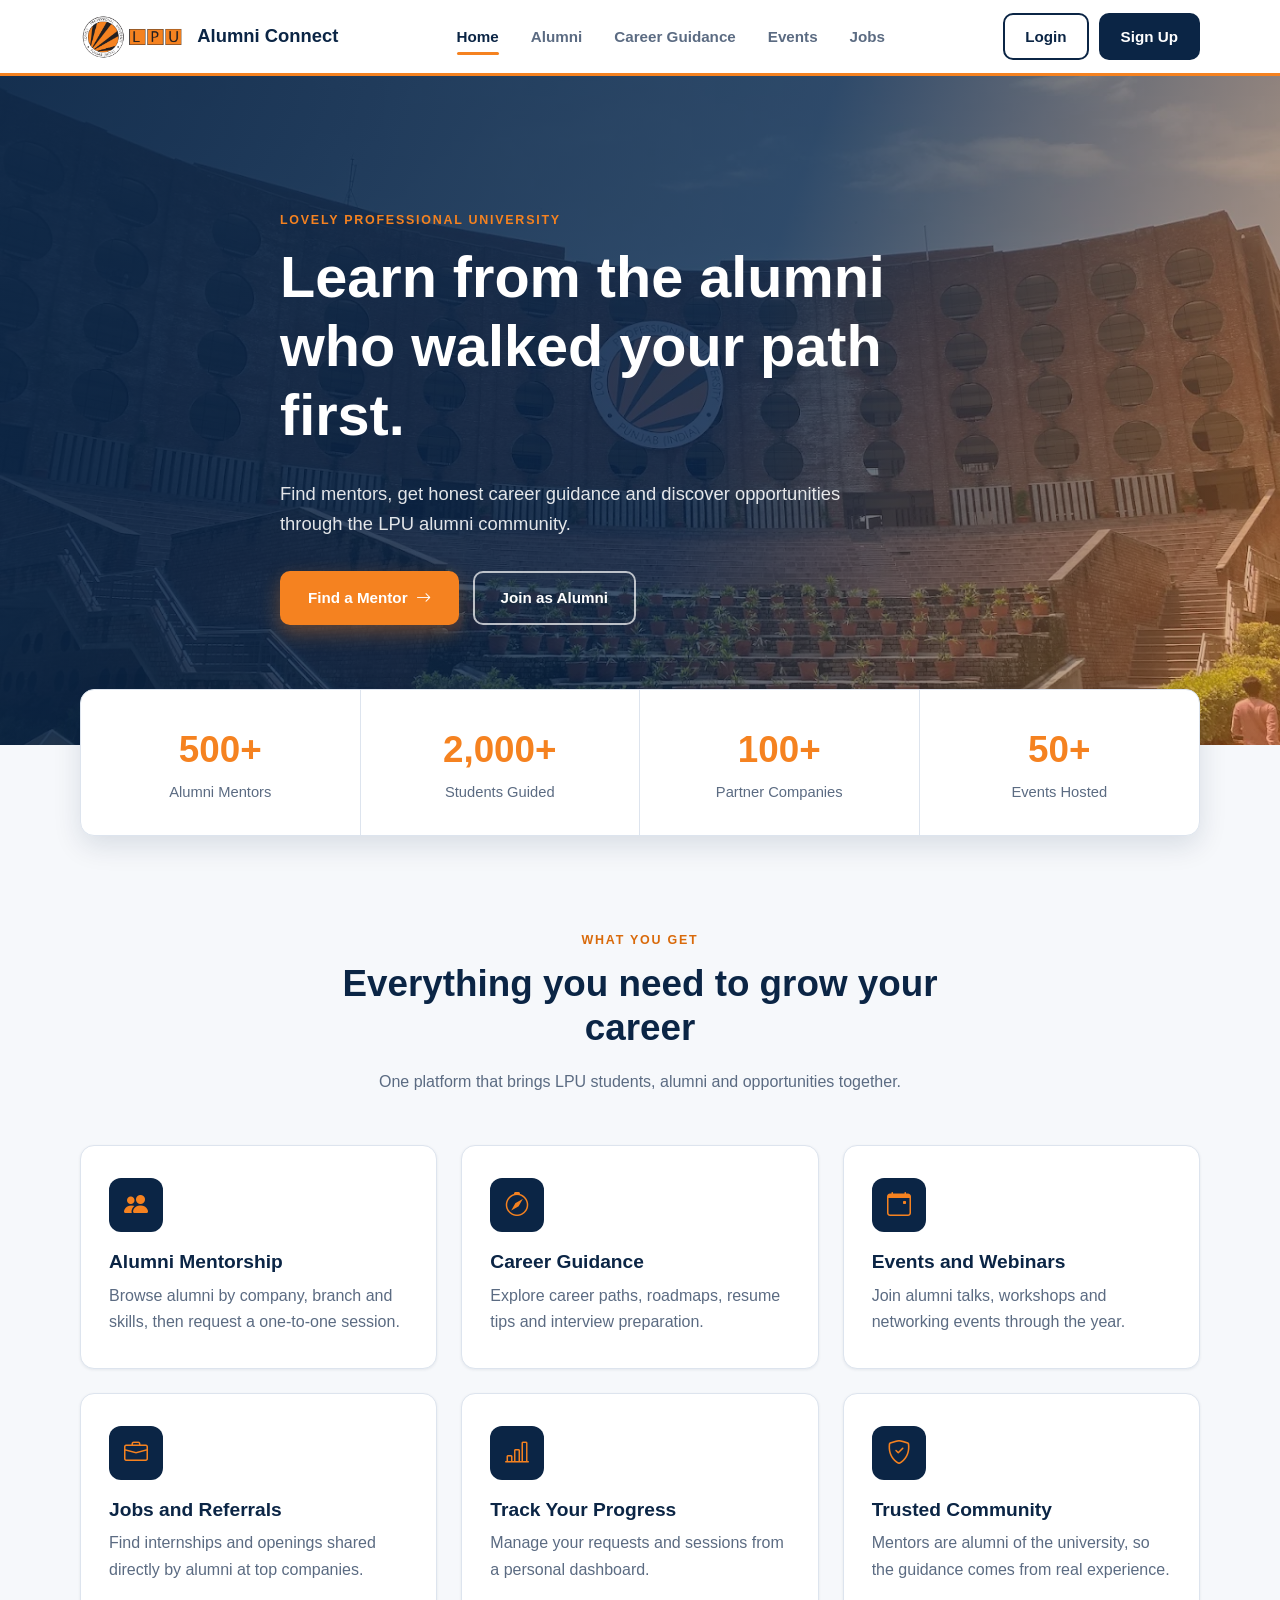
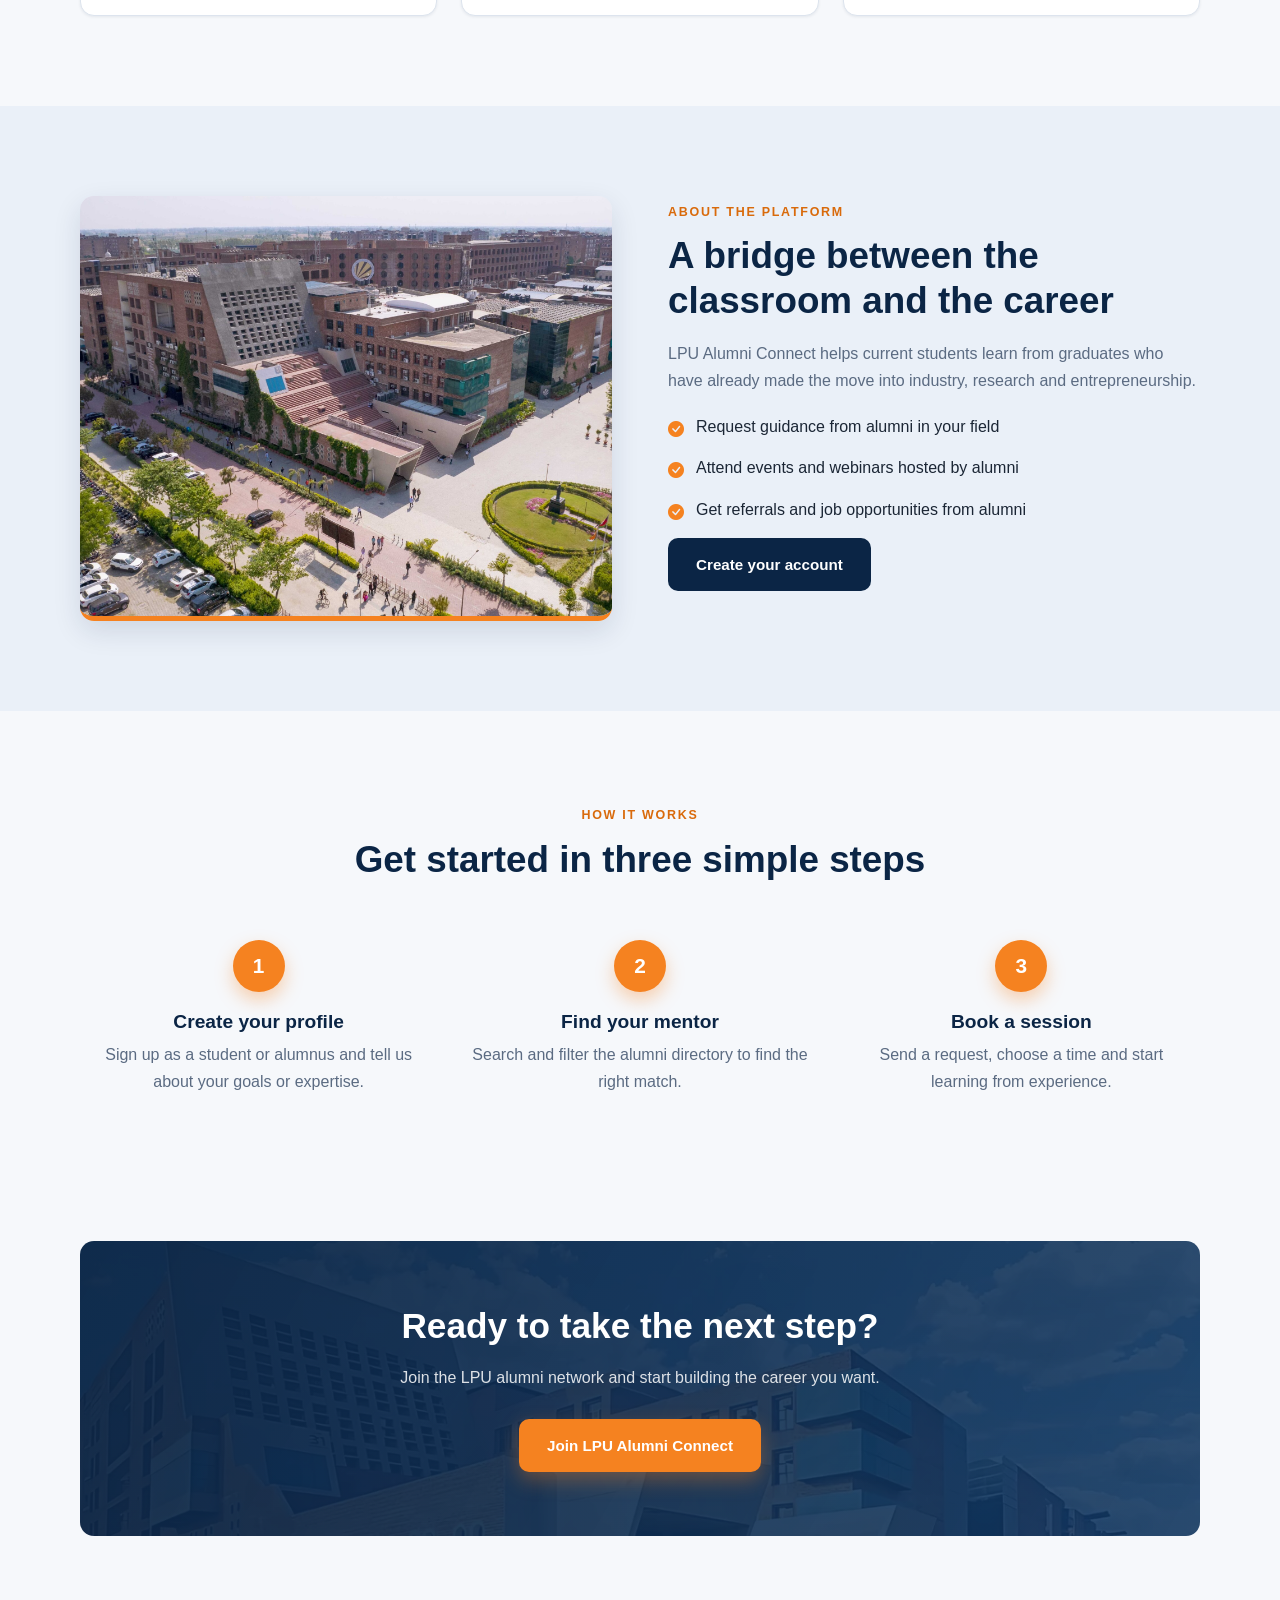
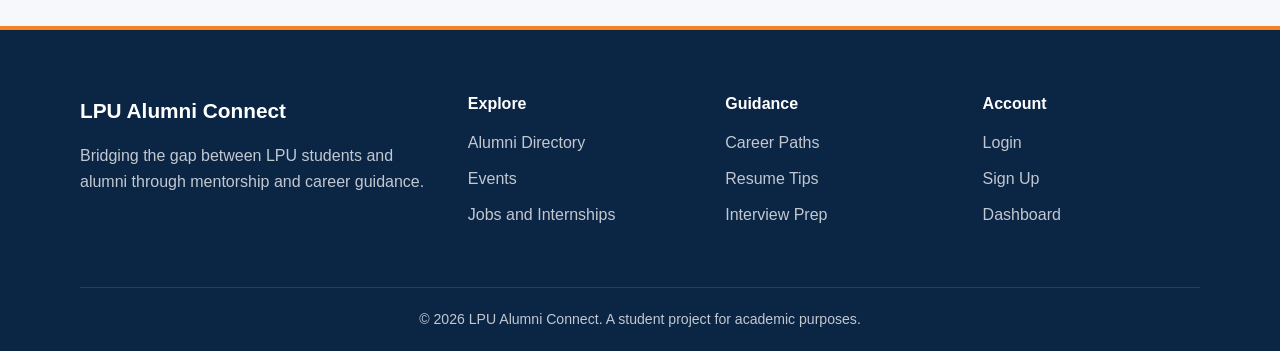
<file: index.html>
<!DOCTYPE html>
<html lang="en">
<head>
  <meta charset="UTF-8">
  <meta name="viewport" content="width=device-width, initial-scale=1.0">
  <title>LPU Alumni Connect | Mentorship and Career Guidance</title>
  <meta name="description" content="Connect with Lovely Professional University alumni for mentorship, career guidance, events and referrals.">
  <link rel="stylesheet" href="https://cdn.jsdelivr.net/npm/bootstrap-icons@1.10.5/font/bootstrap-icons.css">
  <link rel="stylesheet" href="home.css">
</head>
<body>

  <header class="navbar">
    <div class="container navbar__inner">

      <a href="index.html" class="brand" aria-label="LPU Alumni Connect home">
        <img src="lpu-logo.png" alt="Lovely Professional University logo" class="brand__logo">
        <span class="brand__text">Alumni Connect</span>
      </a>

      <nav class="nav-links" id="navLinks" aria-label="Main navigation">
        <a href="index.html" class="active">Home</a>
        <a href="alumni.html">Alumni</a>
        <a href="guidance.html">Career Guidance</a>
        <a href="events.html">Events</a>
        <a href="jobs.html">Jobs</a>
      </nav>

      <div class="nav-actions" id="navActions">
        <a href="login.html" class="btn btn--ghost">Login</a>
        <a href="signup.html" class="btn btn--solid">Sign Up</a>
        <button type="button" class="menu-toggle" id="menuToggle"
                aria-label="Open menu" aria-expanded="false" aria-controls="navLinks">
          <i class="bi bi-list"></i>
        </button>
      </div>

    </div>
  </header>

  <main>

    <section class="hero">
      <div class="container hero__content">
        <span class="eyebrow">Lovely Professional University</span>
        <h1>Learn from the alumni who walked your path first.</h1>
        <p>Find mentors, get honest career guidance and discover opportunities
           through the LPU alumni community.</p>
        <div class="hero__cta">
          <a href="alumni.html" class="btn btn--primary">Find a Mentor <i class="bi bi-arrow-right"></i></a>
          <a href="signup.html" class="btn btn--outline">Join as Alumni</a>
        </div>
      </div>
    </section>

    <section class="stats" aria-label="Platform statistics">
      <div class="container">
        <div class="stats__grid">
          <div class="stat">
            <div class="stat__num" data-count="500" data-suffix="+">0</div>
            <div class="stat__label">Alumni Mentors</div>
          </div>
          <div class="stat">
            <div class="stat__num" data-count="2000" data-suffix="+">0</div>
            <div class="stat__label">Students Guided</div>
          </div>
          <div class="stat">
            <div class="stat__num" data-count="100" data-suffix="+">0</div>
            <div class="stat__label">Partner Companies</div>
          </div>
          <div class="stat">
            <div class="stat__num" data-count="50" data-suffix="+">0</div>
            <div class="stat__label">Events Hosted</div>
          </div>
        </div>
      </div>
    </section>

    <section class="section">
      <div class="container">
        <div class="section-head reveal">
          <span class="eyebrow eyebrow--dark">What you get</span>
          <h2>Everything you need to grow your career</h2>
          <p>One platform that brings LPU students, alumni and opportunities together.</p>
        </div>

        <div class="grid grid--3">
          <article class="card reveal">
            <div class="card__icon"><i class="bi bi-people-fill"></i></div>
            <h3>Alumni Mentorship</h3>
            <p>Browse alumni by company, branch and skills, then request a one-to-one session.</p>
          </article>
          <article class="card reveal">
            <div class="card__icon"><i class="bi bi-compass"></i></div>
            <h3>Career Guidance</h3>
            <p>Explore career paths, roadmaps, resume tips and interview preparation.</p>
          </article>
          <article class="card reveal">
            <div class="card__icon"><i class="bi bi-calendar-event"></i></div>
            <h3>Events and Webinars</h3>
            <p>Join alumni talks, workshops and networking events through the year.</p>
          </article>
          <article class="card reveal">
            <div class="card__icon"><i class="bi bi-briefcase"></i></div>
            <h3>Jobs and Referrals</h3>
            <p>Find internships and openings shared directly by alumni at top companies.</p>
          </article>
          <article class="card reveal">
            <div class="card__icon"><i class="bi bi-bar-chart-line"></i></div>
            <h3>Track Your Progress</h3>
            <p>Manage your requests and sessions from a personal dashboard.</p>
          </article>
          <article class="card reveal">
            <div class="card__icon"><i class="bi bi-shield-check"></i></div>
            <h3>Trusted Community</h3>
            <p>Mentors are alumni of the university, so the guidance comes from real experience.</p>
          </article>
        </div>
      </div>
    </section>

    <section class="section section--alt">
      <div class="container about">
        <figure class="about__image reveal">
          <img src="lpu.jpg" alt="Academic block on the LPU campus" loading="lazy">
        </figure>

        <div class="about__text reveal">
          <span class="eyebrow eyebrow--dark">About the platform</span>
          <h2>A bridge between the classroom and the career</h2>
          <p>LPU Alumni Connect helps current students learn from graduates who have
             already made the move into industry, research and entrepreneurship.</p>
          <ul class="ticks">
            <li><i class="bi bi-check-circle-fill"></i> Request guidance from alumni in your field</li>
            <li><i class="bi bi-check-circle-fill"></i> Attend events and webinars hosted by alumni</li>
            <li><i class="bi bi-check-circle-fill"></i> Get referrals and job opportunities from alumni</li>
                    <a href="signup.html" class="btn btn--solid">Create your account</a>
        </div>
      </div>
    </section>

    <section class="section">
      <div class="container">
        <div class="section-head reveal">
          <span class="eyebrow eyebrow--dark">How it works</span>
          <h2>Get started in three simple steps</h2>
        </div>

        <div class="grid grid--3 steps">
          <div class="step reveal">
            <h3>Create your profile</h3>
            <p>Sign up as a student or alumnus and tell us about your goals or expertise.</p>
          </div>
          <div class="step reveal">
            <h3>Find your mentor</h3>
            <p>Search and filter the alumni directory to find the right match.</p>
          </div>
          <div class="step reveal">
            <h3>Book a session</h3>
            <p>Send a request, choose a time and start learning from experience.</p>
          </div>
        </div>
      </div>
    </section>

    <section class="section section--tight">
      <div class="container">
        <div class="cta-band reveal">
          <h2>Ready to take the next step?</h2>
          <p>Join the LPU alumni network and start building the career you want.</p>
          <a href="signup.html" class="btn btn--primary">Join LPU Alumni Connect</a>
        </div>
      </div>
    </section>

  </main>

  <footer class="footer">
    <div class="container">
      <div class="footer__grid">
        <div>
          <div class="footer__brand">LPU Alumni Connect</div>
          <p>Bridging the gap between LPU students and alumni through mentorship and career guidance.</p>
        </div>
        <div>
          <h4>Explore</h4>
          <ul>
            <li><a href="alumni.html">Alumni Directory</a></li>
            <li><a href="events.html">Events</a></li>
            <li><a href="jobs.html">Jobs and Internships</a></li>
          </ul>
        </div>
        <div>
          <h4>Guidance</h4>
          <ul>
            <li><a href="guidance.html">Career Paths</a></li>
            <li><a href="guidance.html#resume">Resume Tips</a></li>
<li><a href="guidance.html#interview">Interview Prep</a></li>
          </ul>
        </div>
        <div>
          <h4>Account</h4>
          <ul>
            <li><a href="login.html">Login</a></li>
            <li><a href="signup.html">Sign Up</a></li>
            <li><a href="dashboard.html">Dashboard</a></li>
          </ul>
        </div>
      </div>
      <div class="footer__bottom">
        &copy; <span id="year">2026</span> LPU Alumni Connect. A student project for academic purposes.
      </div>
    </div>
  </footer>

  <script src="home.js"></script>
</body>
</html>
</file>
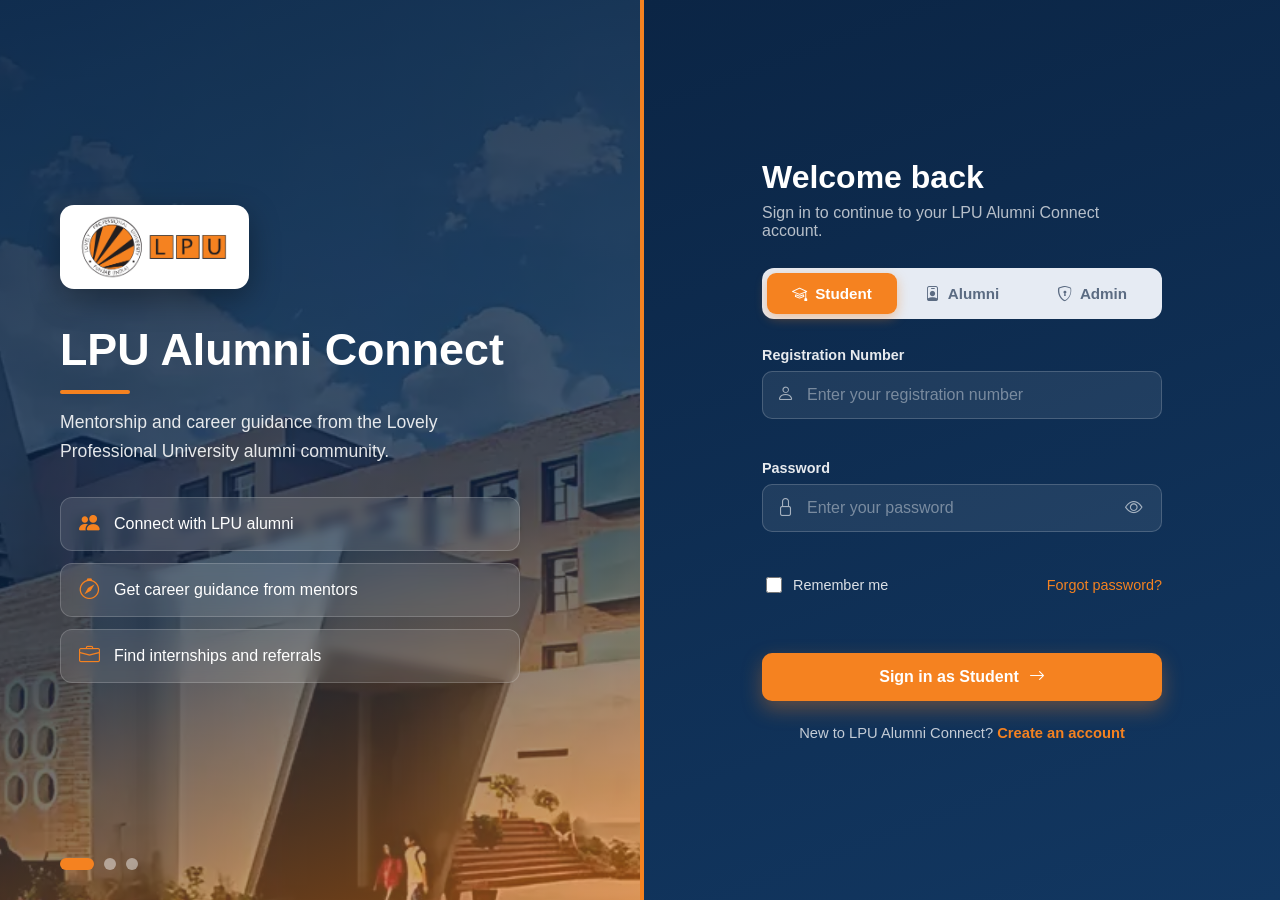
<file: admin.html>
<!DOCTYPE html>
<html lang="en">
<head>
  <meta charset="UTF-8">
  <meta name="viewport" content="width=device-width, initial-scale=1.0">
  <title>Admin Panel | LPU Alumni Connect</title>
  <link rel="stylesheet" href="https://cdn.jsdelivr.net/npm/bootstrap-icons@1.10.5/font/bootstrap-icons.css">
  <link rel="stylesheet" href="admin.css">
</head>
<body class="admin-page">
  <header class="admin-topbar">
    <a class="admin-brand" href="index.html">
      <span class="admin-brand__icon"><i class="bi bi-mortarboard-fill"></i></span>
      <span>LPU Alumni Connect <small>ADMIN CONSOLE</small></span>
    </a>
    <div class="admin-topbar__right">
      <span class="admin-owner"><i class="bi bi-shield-check"></i> Owner</span>
      <button class="admin-logout" id="logoutBtn" type="button"><i class="bi bi-box-arrow-right"></i> Logout</button>
    </div>
  </header>

  <main class="admin-main">
    <section class="admin-welcome">
      <div>
        <p class="admin-eyebrow">ADMINISTRATION</p>
        <h1>Welcome, <span id="adminName">Administrator</span></h1>
        <p>Manage your Alumni Connect website and review data stored in this browser.</p>
      </div>
      <div class="admin-date" id="todayDate"></div>
    </section>

    <section class="admin-stats" aria-label="Website data summary">
      <article class="admin-stat"><span><i class="bi bi-people"></i> Registered users</span><strong id="usersCount">0</strong></article>
      <article class="admin-stat"><span><i class="bi bi-chat-left-text"></i> Mentorship requests</span><strong id="requestsCount">0</strong></article>
      <article class="admin-stat"><span><i class="bi bi-calendar-check"></i> Event registrations</span><strong id="eventsCount">0</strong></article>
      <article class="admin-stat"><span><i class="bi bi-send"></i> Referral requests</span><strong id="referralsCount">0</strong></article>
    </section>

    <section class="admin-grid">
      <article class="admin-card admin-card--primary">
        <div class="admin-card__icon"><i class="bi bi-database"></i></div>
        <h2>Stored Data Manager</h2>
        <p>Open the existing data manager to view LocalStorage collections, import or export a backup, and manage stored records.</p>
        <a class="admin-action" href="data.html">Open data.html <i class="bi bi-arrow-up-right"></i></a>
      </article>

      <article class="admin-card">
        <div class="admin-card__icon"><i class="bi bi-person-lines-fill"></i></div>
        <h2>User accounts</h2>
        <p>Review the student and alumni accounts saved in this browser.</p>
        <a class="admin-action" href="data.html#users">View user data <i class="bi bi-arrow-right"></i></a>
      </article>

      <article class="admin-card">
        <div class="admin-card__icon"><i class="bi bi-cloud-download"></i></div>
        <h2>Backup & restore</h2>
        <p>Use the data manager to export a JSON backup or restore a previous backup.</p>
        <a class="admin-action" href="data.html">Manage backups <i class="bi bi-arrow-right"></i></a>
      </article>
    </section>

    <p class="admin-warning"><i class="bi bi-info-circle"></i> Frontend-only demo: this panel can only see LocalStorage in the current browser. The Admin ID and password are stored in JavaScript and are not secure against inspection or bypass.</p>
  </main>

  <script src="storage.js"></script>
  <script src="admin.js"></script>
</body>
</html>
</file>
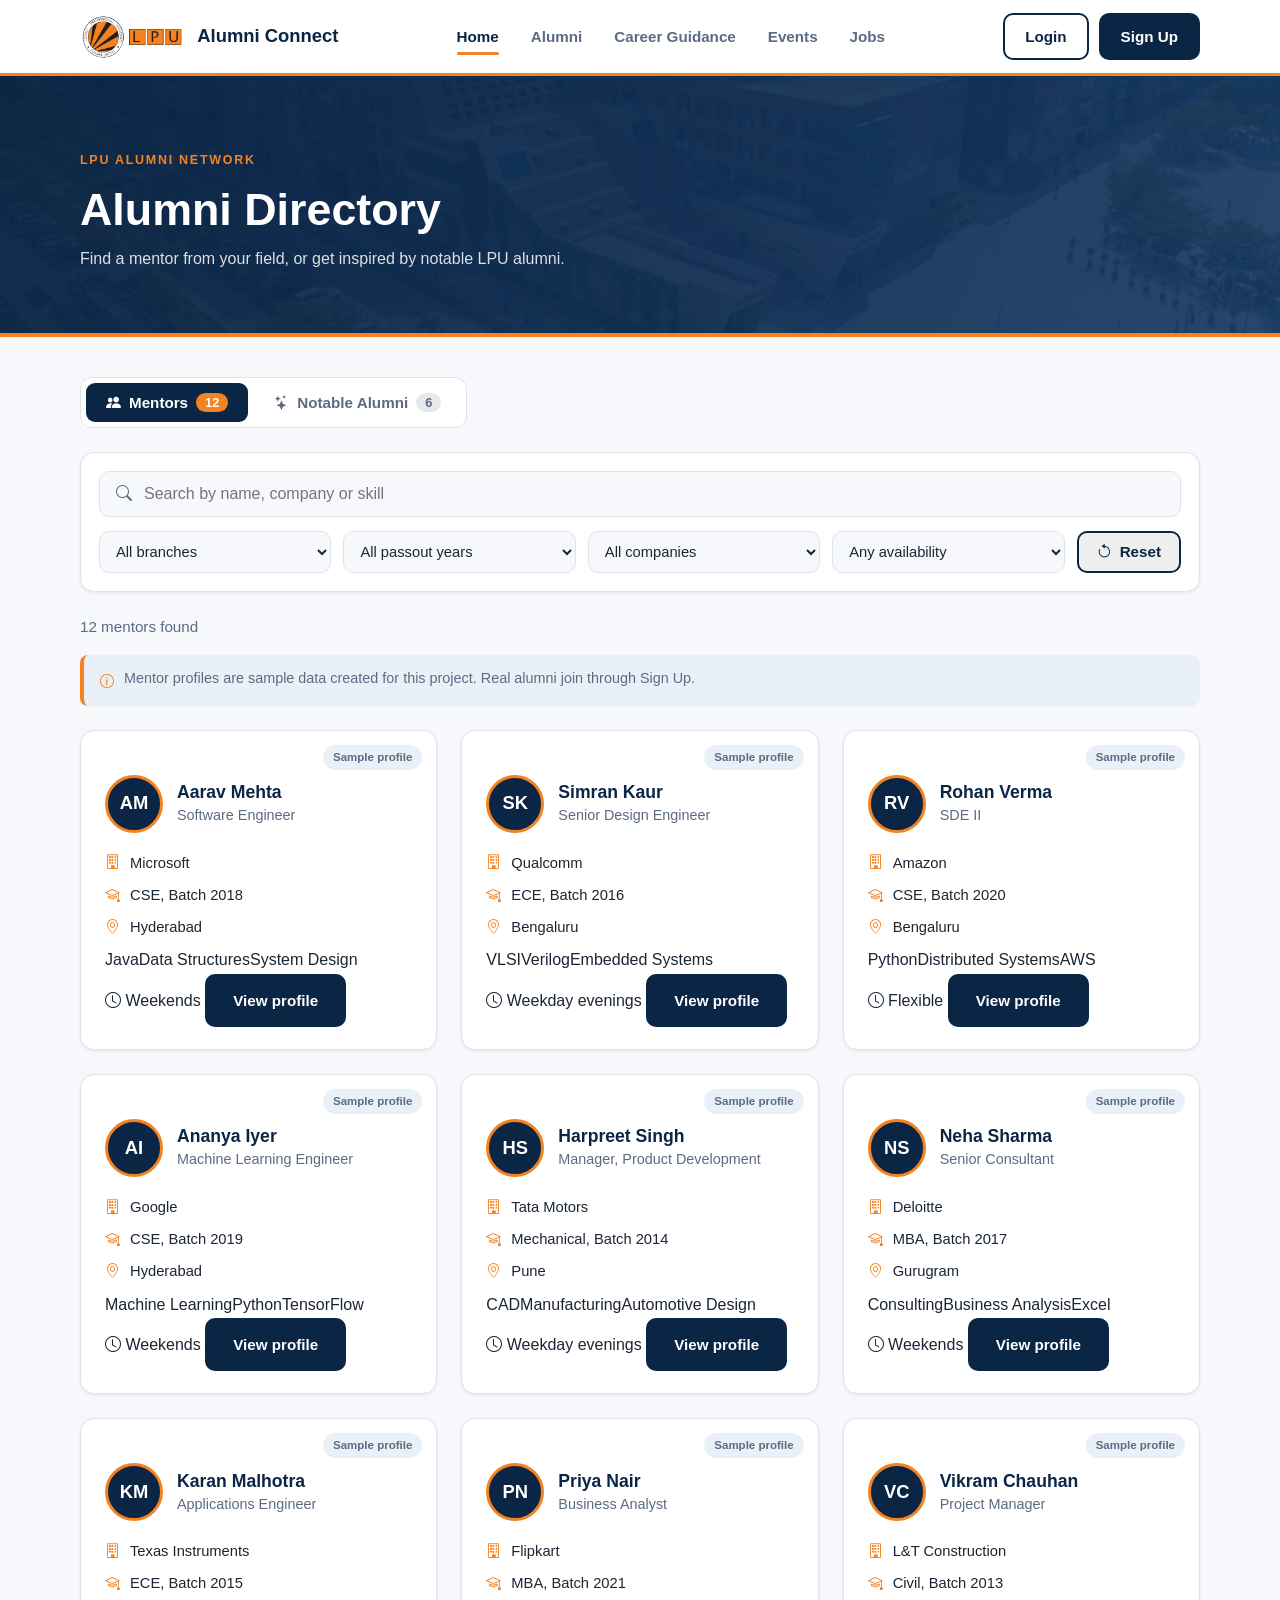
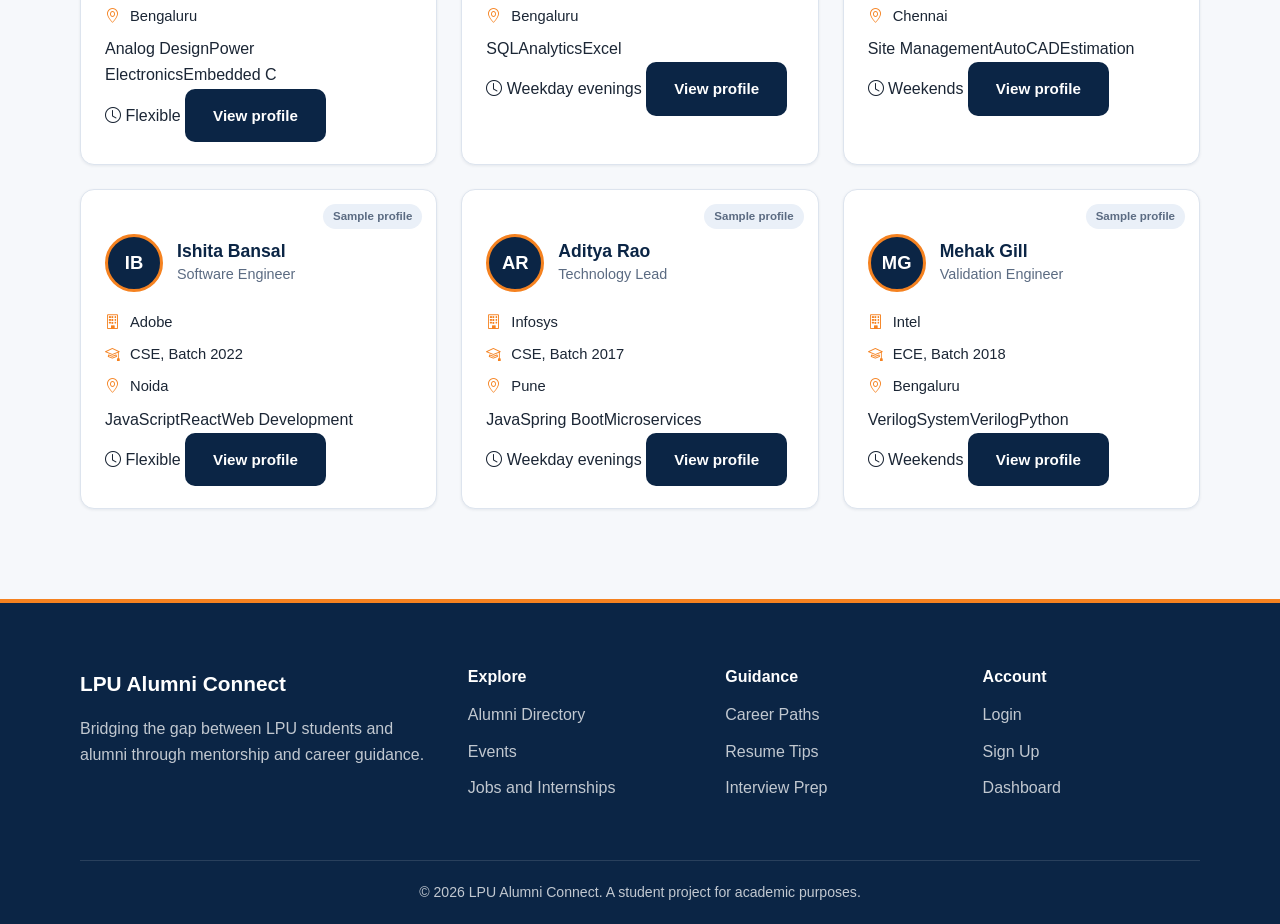
<file: alumni.html>
<!DOCTYPE html>
<html lang="en">
<head>
  <meta charset="UTF-8">
  <meta name="viewport" content="width=device-width, initial-scale=1.0">
  <title>Alumni Directory | LPU Alumni Connect</title>
  <link rel="stylesheet" href="https://cdn.jsdelivr.net/npm/bootstrap-icons@1.10.5/font/bootstrap-icons.css">
  <link rel="stylesheet" href="home.css">
  <link rel="stylesheet" href="alumni.css">
</head>
<body>

<header class="navbar">
    <div class="container navbar__inner">

      <a href="index.html" class="brand" aria-label="LPU Alumni Connect home">
        <img src="lpu-logo.png" alt="Lovely Professional University logo" class="brand__logo">
        <span class="brand__text">Alumni Connect</span>
      </a>

      <nav class="nav-links" id="navLinks" aria-label="Main navigation">
        <a href="index.html" class="active">Home</a>
        <a href="alumni.html">Alumni</a>
        <a href="guidance.html">Career Guidance</a>
        <a href="events.html">Events</a>
        <a href="jobs.html">Jobs</a>
      </nav>

      <div class="nav-actions" id="navActions">
        <a href="login.html" class="btn btn--ghost">Login</a>
        <a href="signup.html" class="btn btn--solid">Sign Up</a>
        <button type="button" class="menu-toggle" id="menuToggle"
                aria-label="Open menu" aria-expanded="false" aria-controls="navLinks">
          <i class="bi bi-list"></i>
        </button>
      </div>

    </div>
  </header>

  <main>

    <section class="page-head">
      <div class="container">
        <span class="eyebrow">LPU Alumni Network</span>
        <h1>Alumni Directory</h1>
        <p>Find a mentor from your field, or get inspired by notable LPU alumni.</p>
      </div>
    </section>

    <section class="section directory">
      <div class="container">

        <div class="dir-tabs">
          <button type="button" class="dir-tab active" data-view="mentors" aria-pressed="true">
            <i class="bi bi-people-fill"></i> Mentors
            <span class="dir-tab__count" id="mentorCount">0</span>
          </button>
          <button type="button" class="dir-tab" data-view="notable" aria-pressed="false">
            <i class="bi bi-stars"></i> Notable Alumni
            <span class="dir-tab__count" id="notableCount">0</span>
          </button>
        </div>

        <div class="toolbar">
          <div class="search">
            <i class="bi bi-search"></i>
            <input type="search" id="searchInput"
                   placeholder="Search by name, company or skill" aria-label="Search alumni">
          </div>

          <div class="filters" id="mentorFilters">
            <select id="filterBranch" aria-label="Filter by branch">
              <option value="">All branches</option>
            </select>
            <select id="filterYear" aria-label="Filter by passout year">
              <option value="">All passout years</option>
            </select>
            <select id="filterCompany" aria-label="Filter by company">
              <option value="">All companies</option>
            </select>
            <select id="filterAvail" aria-label="Filter by availability">
              <option value="">Any availability</option>
            </select>
            <button type="button" class="btn btn--ghost" id="resetBtn">
              <i class="bi bi-arrow-counterclockwise"></i> Reset
            </button>
          </div>
        </div>

        <p class="result-count" id="resultCount" aria-live="polite"><p class="notice" id="notice"></p></p>

        <div class="dir-grid" id="mentorGrid"></div>
        <div class="dir-grid" id="notableGrid" hidden></div>

        <div class="empty" id="emptyState" hidden>
          <i class="bi bi-search"></i>
          <h3>No alumni found</h3>
          <p>Try a different search or clear the filters.</p>
        </div>

      </div>
    </section>

  </main>

   <footer class="footer">
    <div class="container">
      <div class="footer__grid">
        <div>
          <div class="footer__brand">LPU Alumni Connect</div>
          <p>Bridging the gap between LPU students and alumni through mentorship and career guidance.</p>
        </div>
        <div>
          <h4>Explore</h4>
          <ul>
            <li><a href="alumni.html">Alumni Directory</a></li>
            <li><a href="events.html">Events</a></li>
            <li><a href="jobs.html">Jobs and Internships</a></li>
          </ul>
        </div>
        <div>
          <h4>Guidance</h4>
          <ul>
            <li><a href="guidance.html">Career Paths</a></li>
            <li><a href="guidance.html">Resume Tips</a></li>
            <li><a href="guidance.html">Interview Prep</a></li>
          </ul>
        </div>
        <div>
          <h4>Account</h4>
          <ul>
            <li><a href="login.html">Login</a></li>
            <li><a href="signup.html">Sign Up</a></li>
            <li><a href="dashboard.html">Dashboard</a></li>
          </ul>
        </div>
      </div>
      <div class="footer__bottom">
        &copy; <span id="year">2026</span> LPU Alumni Connect. A student project for academic purposes.
      </div>
    </div>
  </footer>

  <script src="alumni-data.js"></script>
  <script src="home.js"></script>
  <script src="alumni.js"></script>
</body>
</html>
</file>
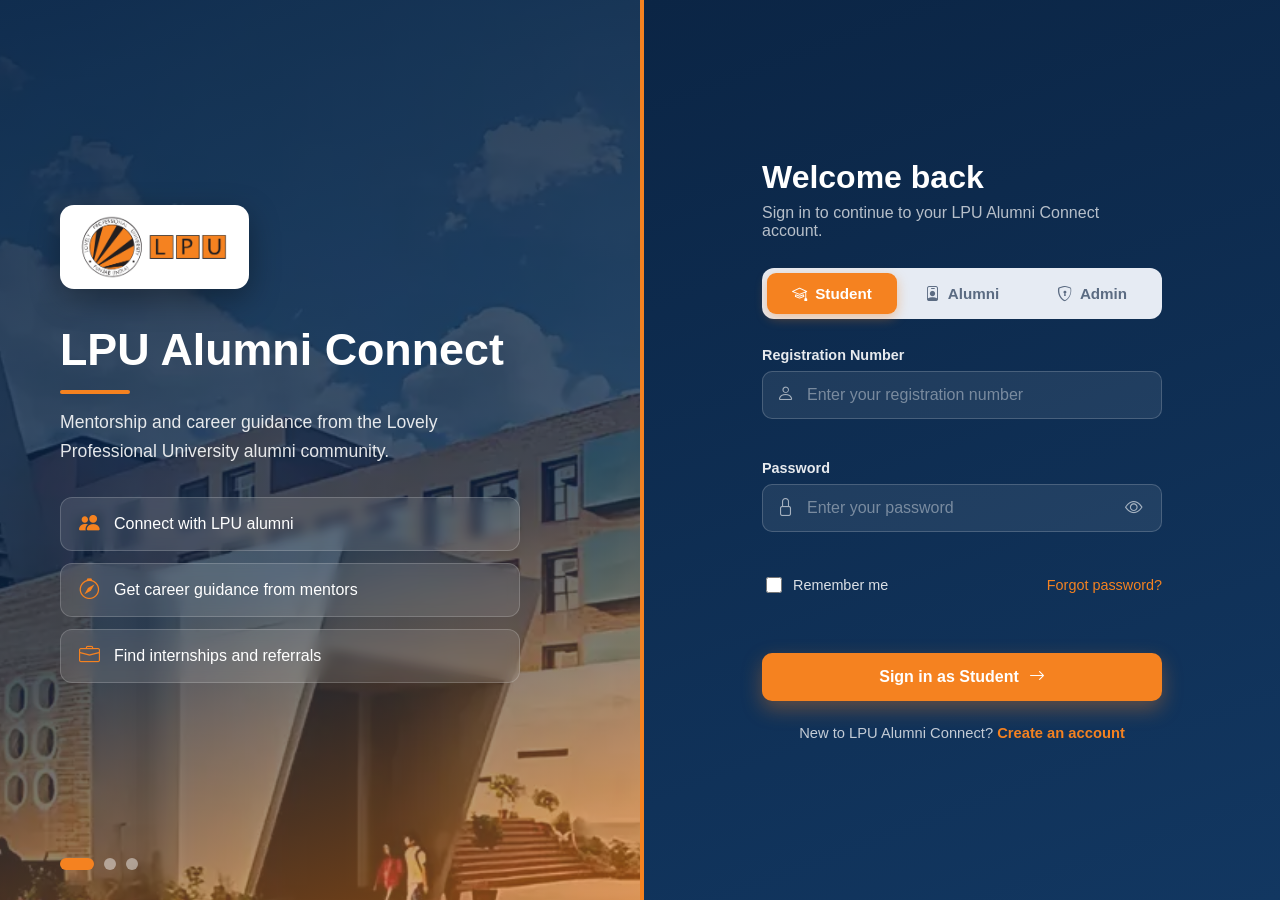
<file: dashboard.html>
<!DOCTYPE html>
<html lang="en">
<head>
  <meta charset="UTF-8">
  <meta name="viewport" content="width=device-width, initial-scale=1.0">
  <title>Dashboard | LPU Alumni Connect</title>
  <link rel="stylesheet" href="https://cdn.jsdelivr.net/npm/bootstrap-icons@1.10.5/font/bootstrap-icons.css">
  <link rel="stylesheet" href="home.css">
  <link rel="stylesheet" href="alumni.css">
  <link rel="stylesheet" href="dashboard.css">
</head>
<body>

   <header class="navbar">
    <div class="container navbar__inner">

      <a href="index.html" class="brand" aria-label="LPU Alumni Connect home">
        <img src="lpu-logo.png" alt="Lovely Professional University logo" class="brand__logo">
        <span class="brand__text">Alumni Connect</span>
      </a>

      <nav class="nav-links" id="navLinks" aria-label="Main navigation">
        <a href="index.html" class="active">Home</a>
        <a href="alumni.html">Alumni</a>
        <a href="guidance.html">Career Guidance</a>
        <a href="events.html">Events</a>
        <a href="jobs.html">Jobs</a>
      </nav>

      <div class="nav-actions" id="navActions">
        <a href="login.html" class="btn btn--ghost">Login</a>
        <a href="signup.html" class="btn btn--solid">Sign Up</a>
        <button type="button" class="menu-toggle" id="menuToggle"
                aria-label="Open menu" aria-expanded="false" aria-controls="navLinks">
          <i class="bi bi-list"></i>
        </button>
      </div>

    </div>
  </header>

  <main id="dashMain" hidden>

    <section class="page-head page-head--dash">
      <div class="container dash-head">
        <div>
          <span class="eyebrow" id="roleLabel"></span>
          <h1 id="dashTitle">Dashboard</h1>
          <p id="dashSub"></p>
        </div>
        <a href="alumni.html" class="btn btn--primary" id="headAction" hidden>
          <i class="bi bi-search"></i> Find a mentor
        </a>
      </div>
    </section>

    <section class="section directory">
      <div class="container">

        <div class="stat-cards">
          <div class="stat-card">
            <i class="bi bi-inbox"></i>
            <div><strong data-stat="all">0</strong><span>Total requests</span></div>
          </div>
          <div class="stat-card">
            <i class="bi bi-hourglass-split"></i>
            <div><strong data-stat="Pending">0</strong><span>Pending</span></div>
          </div>
          <div class="stat-card">
            <i class="bi bi-check-circle"></i>
            <div><strong data-stat="Accepted">0</strong><span>Accepted</span></div>
          </div>
          <div class="stat-card">
            <i class="bi bi-x-circle"></i>
            <div><strong data-stat="Declined">0</strong><span>Declined</span></div>
          </div>
        </div>

        <p class="notice" id="dashNotice" hidden>
          <i class="bi bi-info-circle"></i>
          Demo mode: mentor profiles are samples, so every request sent through this site appears here.
          In a real system, each alumnus would see only the requests addressed to them.
        </p>

        <div class="dir-tabs dir-tabs--wrap">
          <button type="button" class="dir-tab active" data-filter="all" aria-pressed="true">
            All <span class="dir-tab__count" data-stat="all">0</span>
          </button>
          <button type="button" class="dir-tab" data-filter="Pending" aria-pressed="false">
            Pending <span class="dir-tab__count" data-stat="Pending">0</span>
          </button>
          <button type="button" class="dir-tab" data-filter="Accepted" aria-pressed="false">
            Accepted <span class="dir-tab__count" data-stat="Accepted">0</span>
          </button>
          <button type="button" class="dir-tab" data-filter="Declined" aria-pressed="false">
            Declined <span class="dir-tab__count" data-stat="Declined">0</span>
          </button>
        </div>

        <div class="req-list" id="reqList"></div>

        <div class="empty" id="emptyState" hidden><section class="my-events" id="myEvents" hidden>
  <h2><i class="bi bi-calendar-check"></i> My registered events</h2>
  <div class="req-list" id="myEventList"></div>
</section>
          <i class="bi bi-inbox"></i>
          <h3 id="emptyTitle">No requests yet</h3>
          <p id="emptyText"></p>
          <a href="alumni.html" class="btn btn--solid" id="emptyAction" hidden>Find a mentor</a>
        </div>

      </div>
    </section>

  </main>

   <footer class="footer">
    <div class="container">
      <div class="footer__grid">
        <div>
          <div class="footer__brand">LPU Alumni Connect</div>
          <p>Bridging the gap between LPU students and alumni through mentorship and career guidance.</p>
        </div>
        <div>
          <h4>Explore</h4>
          <ul>
            <li><a href="alumni.html">Alumni Directory</a></li>
            <li><a href="events.html">Events</a></li>
            <li><a href="jobs.html">Jobs and Internships</a></li>
          </ul>
        </div>
        <div>
          <h4>Guidance</h4>
          <ul>
            <li><a href="guidance.html">Career Paths</a></li>
            <li><a href="guidance.html#resume">Resume Tips</a></li>
<li><a href="guidance.html#interview">Interview Prep</a></li>
          </ul>
        </div>
        <div>
          <h4>Account</h4>
          <ul>
            <li><a href="login.html">Login</a></li>
            <li><a href="signup.html">Sign Up</a></li>
            <li><a href="dashboard.html">Dashboard</a></li>
          </ul>
        </div>
      </div>
      <div class="footer__bottom">
        &copy; <span id="year">2026</span> LPU Alumni Connect. A student project for academic purposes.
      </div>
    </div>
  </footer>

  <script src="alumni-data.js"></script><script src="events-data.js"></script>
  <script src="home.js"></script>
  <script src="dashboard.js"></script>
</body>
</html>
</file>
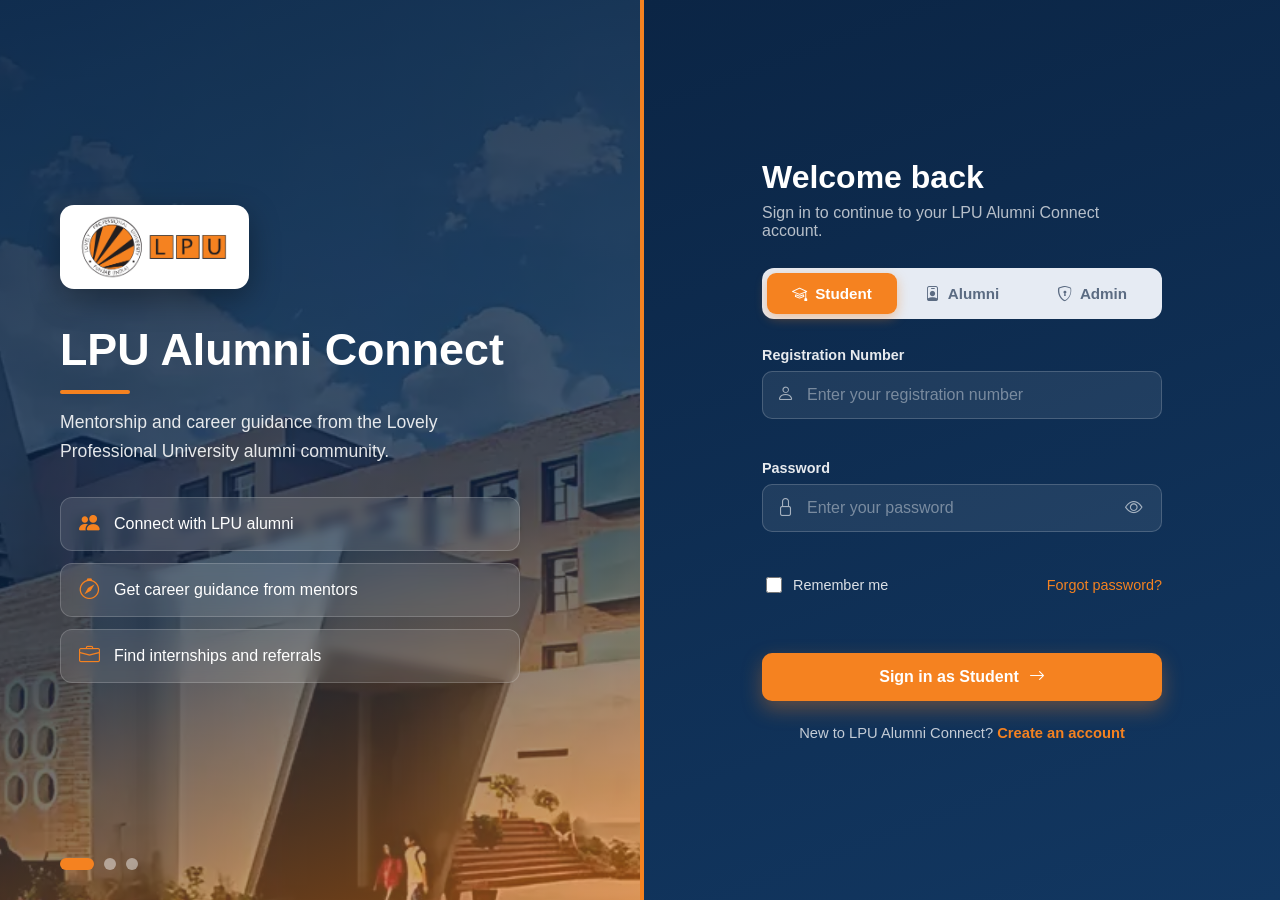
<file: data.html>
<!DOCTYPE html>
<html lang="en">
<head>
  <meta charset="UTF-8">
  <meta name="viewport" content="width=device-width, initial-scale=1.0">
  <title>Stored Data | LPU Alumni Connect</title>
  <link rel="stylesheet" href="https://cdn.jsdelivr.net/npm/bootstrap-icons@1.10.5/font/bootstrap-icons.css">
  <link rel="stylesheet" href="home.css">
  <link rel="stylesheet" href="alumni.css">
  <link rel="stylesheet" href="dashboard.css">
  <link rel="stylesheet" href="data.css">
</head>
<body>

  <header class="navbar">
    <div class="container navbar__inner">

      <a href="index.html" class="brand" aria-label="LPU Alumni Connect home">
        <img src="lpu-logo.png" alt="Lovely Professional University logo" class="brand__logo">
        <span class="brand__text">Alumni Connect</span>
      </a>

      <nav class="nav-links" id="navLinks" aria-label="Main navigation">
        <a href="index.html">Home</a>
        <a href="alumni.html">Alumni</a>
        <a href="guidance.html">Career Guidance</a>
        <a href="events.html">Events</a>
        <a href="jobs.html">Jobs</a>
      </nav>

      <div class="nav-actions" id="navActions">
        <a href="login.html" class="btn btn--ghost">Login</a>
        <a href="signup.html" class="btn btn--solid">Sign Up</a>
        <button type="button" class="menu-toggle" id="menuToggle"
                aria-label="Open menu" aria-expanded="false" aria-controls="navLinks">
          <i class="bi bi-list"></i>
        </button>
      </div>

    </div>
  </header>

  <main>

    <section class="page-head page-head--dash">
      <div class="container">
        <span class="eyebrow">Developer view</span>
        <h1>Stored Data</h1>
        <p>Everything this website saves lives in your browser's localStorage. This page shows it and lets you export, import or reset it.</p>
      </div>
    </section>

    <section class="section directory">
      <div class="container">

        <div class="stat-cards data-cards" id="summary"></div>

        <div class="meter-card">
          <div class="meter-card__top">
            <strong><i class="bi bi-hdd"></i> Browser storage used</strong>
            <span id="storageText"></span>
          </div>
          <div class="meter" role="progressbar" aria-label="Browser storage used"
               aria-valuemin="0" aria-valuemax="100" aria-valuenow="0">
            <div class="meter__bar" id="meterBar"></div>
          </div>
        </div>

        <div class="data-actions">
          <button type="button" class="btn btn--solid" id="exportBtn">
            <i class="bi bi-download"></i> Export backup
          </button>
          <button type="button" class="btn btn--ghost" id="importBtn">
            <i class="bi bi-upload"></i> Import backup
          </button>
          <input type="file" id="importFile" accept=".json,application/json" hidden>
          
          <button type="button" class="btn btn--danger-outline" id="resetBtn">
            <i class="bi bi-trash"></i> Reset all data
          </button>
        </div>

        <p class="notice" id="dataMsg" role="status" aria-live="polite" hidden></p>

        <p class="notice">
          <i class="bi bi-info-circle"></i>
          This is a frontend-only project, so data is saved per browser and per device. It is not shared with other people, and passwords are stored as plain text in this demo. A real system would store hashed passwords on a server.
        </p>

        <div class="dir-tabs dir-tabs--wrap" id="tableTabs"></div>

        <div class="table-head">
          <h2 id="tableTitle"></h2>
          <button type="button" class="btn btn--ghost" id="togglePass" hidden></button>
        </div>

        <div id="tableBox"></div>

        <div class="empty" id="emptyState" hidden>
          <i class="bi bi-database"></i>
          <h3>Nothing stored here yet</h3>
          <p>Use the website (send a request, register for an event, save a job) and the records will appear here.</p>
        </div>

        <details class="raw">
          <summary>Show raw JSON for this collection</summary>
          <pre id="jsonBox"></pre>
        </details>

      </div>
    </section>

  </main>

  <footer class="footer">
    <div class="container">
      <div class="footer__grid">
        <div>
          <div class="footer__brand">LPU Alumni Connect</div>
          <p>Bridging the gap between LPU students and alumni through mentorship and career guidance.</p>
        </div>
        <div>
          <h4>Explore</h4>
          <ul>
            <li><a href="alumni.html">Alumni Directory</a></li>
            <li><a href="events.html">Events</a></li>
            <li><a href="jobs.html">Jobs and Internships</a></li>
          </ul>
        </div>
        <div>
          <h4>Guidance</h4>
          <ul>
            <li><a href="guidance.html">Career Paths</a></li>
            <li><a href="guidance.html#resume">Resume Tips</a></li>
            <li><a href="guidance.html#interview">Interview Prep</a></li>
          </ul>
        </div>
        <div>
          <h4>Account</h4>
          <ul>
            <li><a href="login.html">Login</a></li>
            <li><a href="signup.html">Sign Up</a></li>
            <li><a href="dashboard.html">Dashboard</a></li>
            <li><a href="data.html">Stored Data</a></li>
          </ul>
        </div>
      </div>
      <div class="footer__bottom">
        &copy; <span id="year">2026</span> LPU Alumni Connect. A student project for academic purposes.
      </div>
    </div>
  </footer>

  <script src="events-data.js"></script>
  <script src="jobs-data.js"></script>
  <script src="storage.js"></script>
  <script src="home.js"></script>
  <script src="data.js"></script>
</body>
</html>
</file>
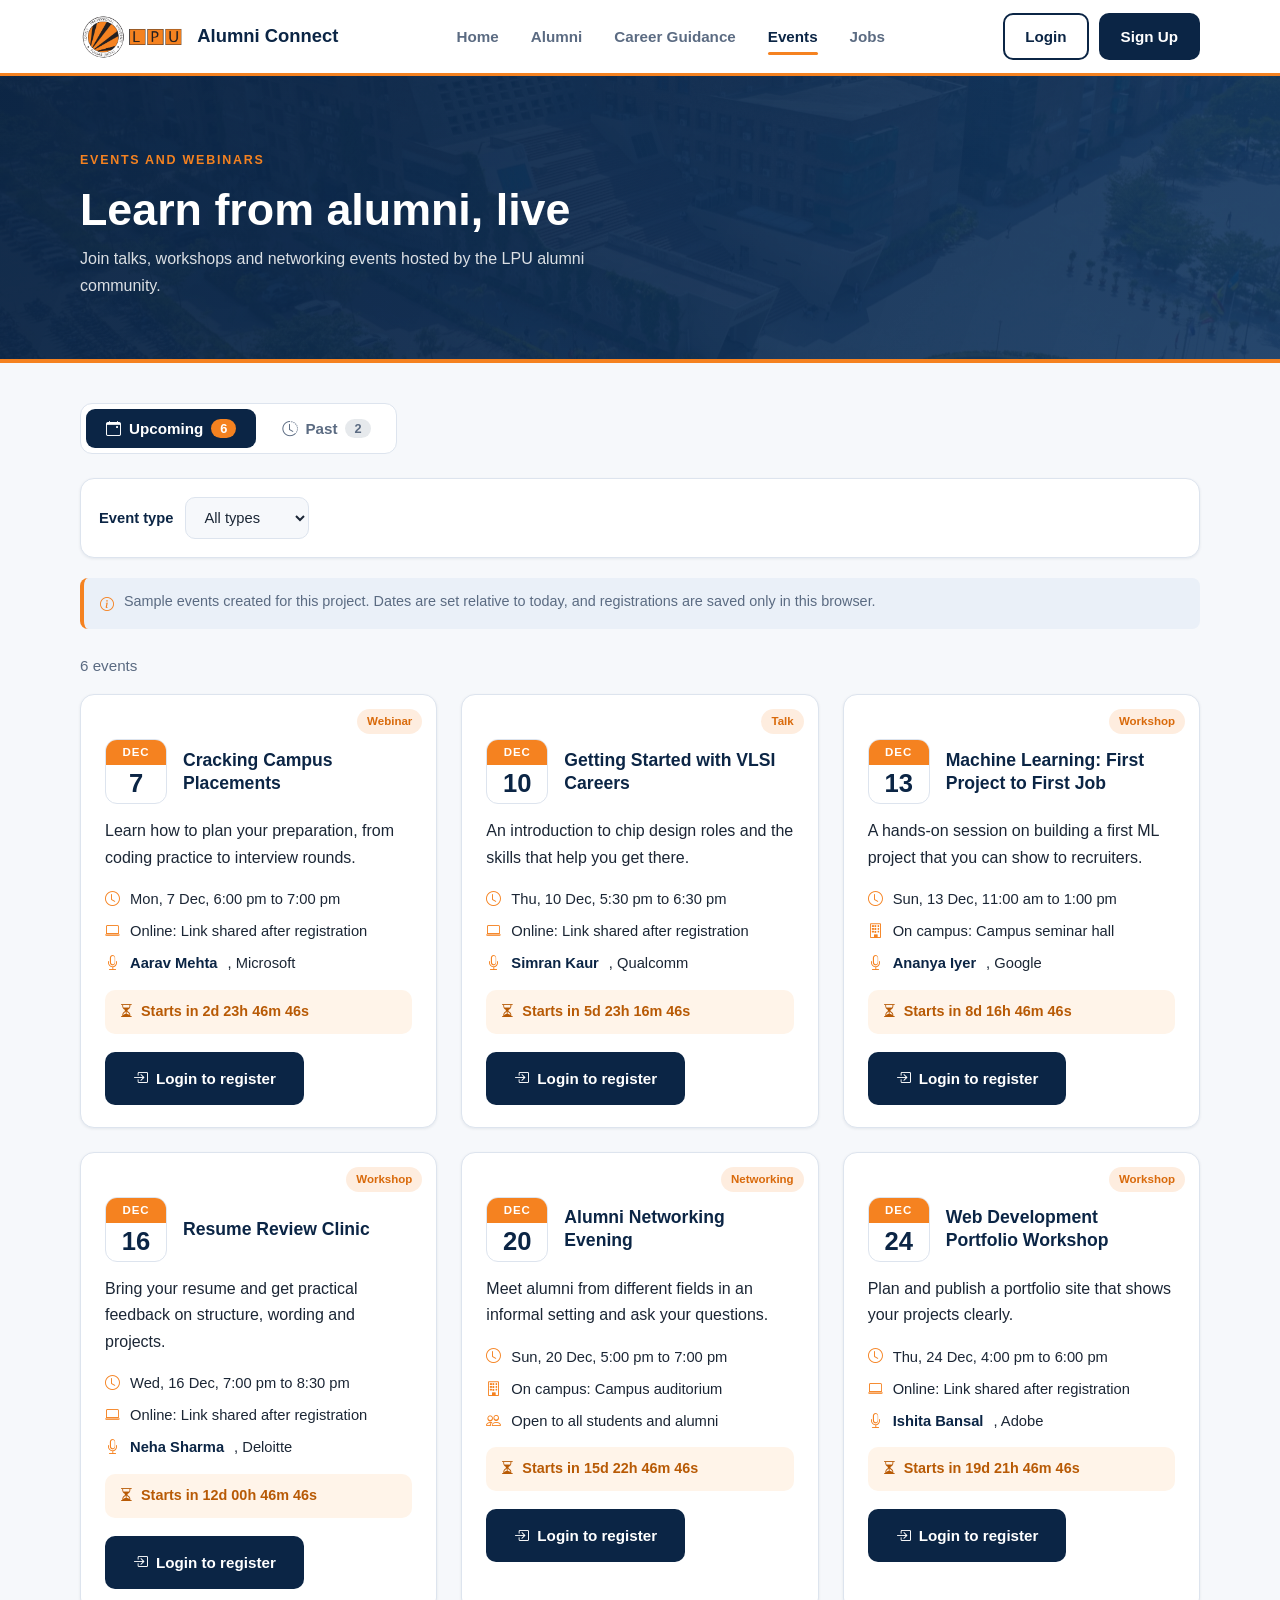
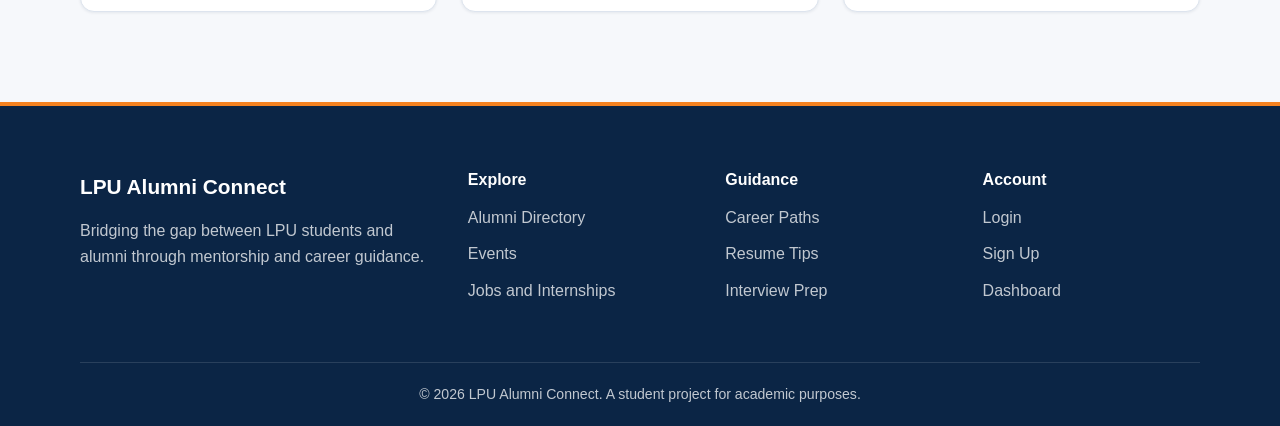
<file: events.html>
<!DOCTYPE html>
<html lang="en">
<head>
  <meta charset="UTF-8">
  <meta name="viewport" content="width=device-width, initial-scale=1.0">
  <title>Events | LPU Alumni Connect</title>
  <link rel="stylesheet" href="https://cdn.jsdelivr.net/npm/bootstrap-icons@1.10.5/font/bootstrap-icons.css">
  <link rel="stylesheet" href="home.css">
  <link rel="stylesheet" href="alumni.css">
  <link rel="stylesheet" href="events.css">
</head>
<body>

  <header class="navbar">
    <div class="container navbar__inner">

      <a href="index.html" class="brand" aria-label="LPU Alumni Connect home">
        <img src="lpu-logo.png" alt="Lovely Professional University logo" class="brand__logo">
        <span class="brand__text">Alumni Connect</span>
      </a>

      <nav class="nav-links" id="navLinks" aria-label="Main navigation">
        <a href="index.html">Home</a>
        <a href="alumni.html">Alumni</a>
        <a href="guidance.html">Career Guidance</a>
        <a href="events.html" class="active">Events</a>
        <a href="jobs.html">Jobs</a>
      </nav>

      <div class="nav-actions" id="navActions">
        <a href="login.html" class="btn btn--ghost">Login</a>
        <a href="signup.html" class="btn btn--solid">Sign Up</a>
        <button type="button" class="menu-toggle" id="menuToggle"
                aria-label="Open menu" aria-expanded="false" aria-controls="navLinks">
          <i class="bi bi-list"></i>
        </button>
      </div>

    </div>
  </header>

  <main>

    <section class="page-head">
      <div class="container">
        <span class="eyebrow">Events and Webinars</span>
        <h1>Learn from alumni, live</h1>
        <p>Join talks, workshops and networking events hosted by the LPU alumni community.</p>
      </div>
    </section>

    <section class="section directory">
      <div class="container">

        <div class="dir-tabs">
          <button type="button" class="dir-tab active" data-view="upcoming" aria-pressed="true">
            <i class="bi bi-calendar-event"></i> Upcoming
            <span class="dir-tab__count" id="upcomingCount">0</span>
          </button>
          <button type="button" class="dir-tab" data-view="past" aria-pressed="false">
            <i class="bi bi-clock-history"></i> Past
            <span class="dir-tab__count" id="pastCount">0</span>
          </button>
        </div>

        <div class="toolbar toolbar--row">
          <label for="typeFilter">Event type</label>
          <select id="typeFilter">
            <option value="">All types</option>
          </select>
        </div>

        <p class="notice">
          <i class="bi bi-info-circle"></i>
          Sample events created for this project. Dates are set relative to today, and registrations are saved only in this browser.
        </p>

        <p class="result-count" id="resultCount" aria-live="polite"></p>

        <div class="dir-grid" id="eventGrid"></div>

        <div class="empty" id="emptyState" hidden>
          <i class="bi bi-calendar-x"></i>
          <h3>No events found</h3>
          <p>Try another event type or switch tabs.</p>
        </div>

      </div>
    </section>

  </main>

  <div class="toast" id="toast" role="status" aria-live="polite" hidden></div>

  <footer class="footer">
    <div class="container">
      <div class="footer__grid">
        <div>
          <div class="footer__brand">LPU Alumni Connect</div>
          <p>Bridging the gap between LPU students and alumni through mentorship and career guidance.</p>
        </div>
        <div>
          <h4>Explore</h4>
          <ul>
            <li><a href="alumni.html">Alumni Directory</a></li>
            <li><a href="events.html">Events</a></li>
            <li><a href="jobs.html">Jobs and Internships</a></li>
          </ul>
        </div>
        <div>
          <h4>Guidance</h4>
          <ul>
            <li><a href="guidance.html">Career Paths</a></li>
            <li><a href="guidance.html#resume">Resume Tips</a></li>
            <li><a href="guidance.html#interview">Interview Prep</a></li>
          </ul>
        </div>
        <div>
          <h4>Account</h4>
          <ul>
            <li><a href="login.html">Login</a></li>
            <li><a href="signup.html">Sign Up</a></li>
            <li><a href="dashboard.html">Dashboard</a></li>
          </ul>
        </div>
      </div>
      <div class="footer__bottom">
        &copy; <span id="year">2026</span> LPU Alumni Connect. A student project for academic purposes.
      </div>
    </div>
  </footer>

  <script src="alumni-data.js"></script>
  <script src="events-data.js"></script>
  <script src="home.js"></script>
  <script src="events.js"></script>
</body>
</html>
</file>
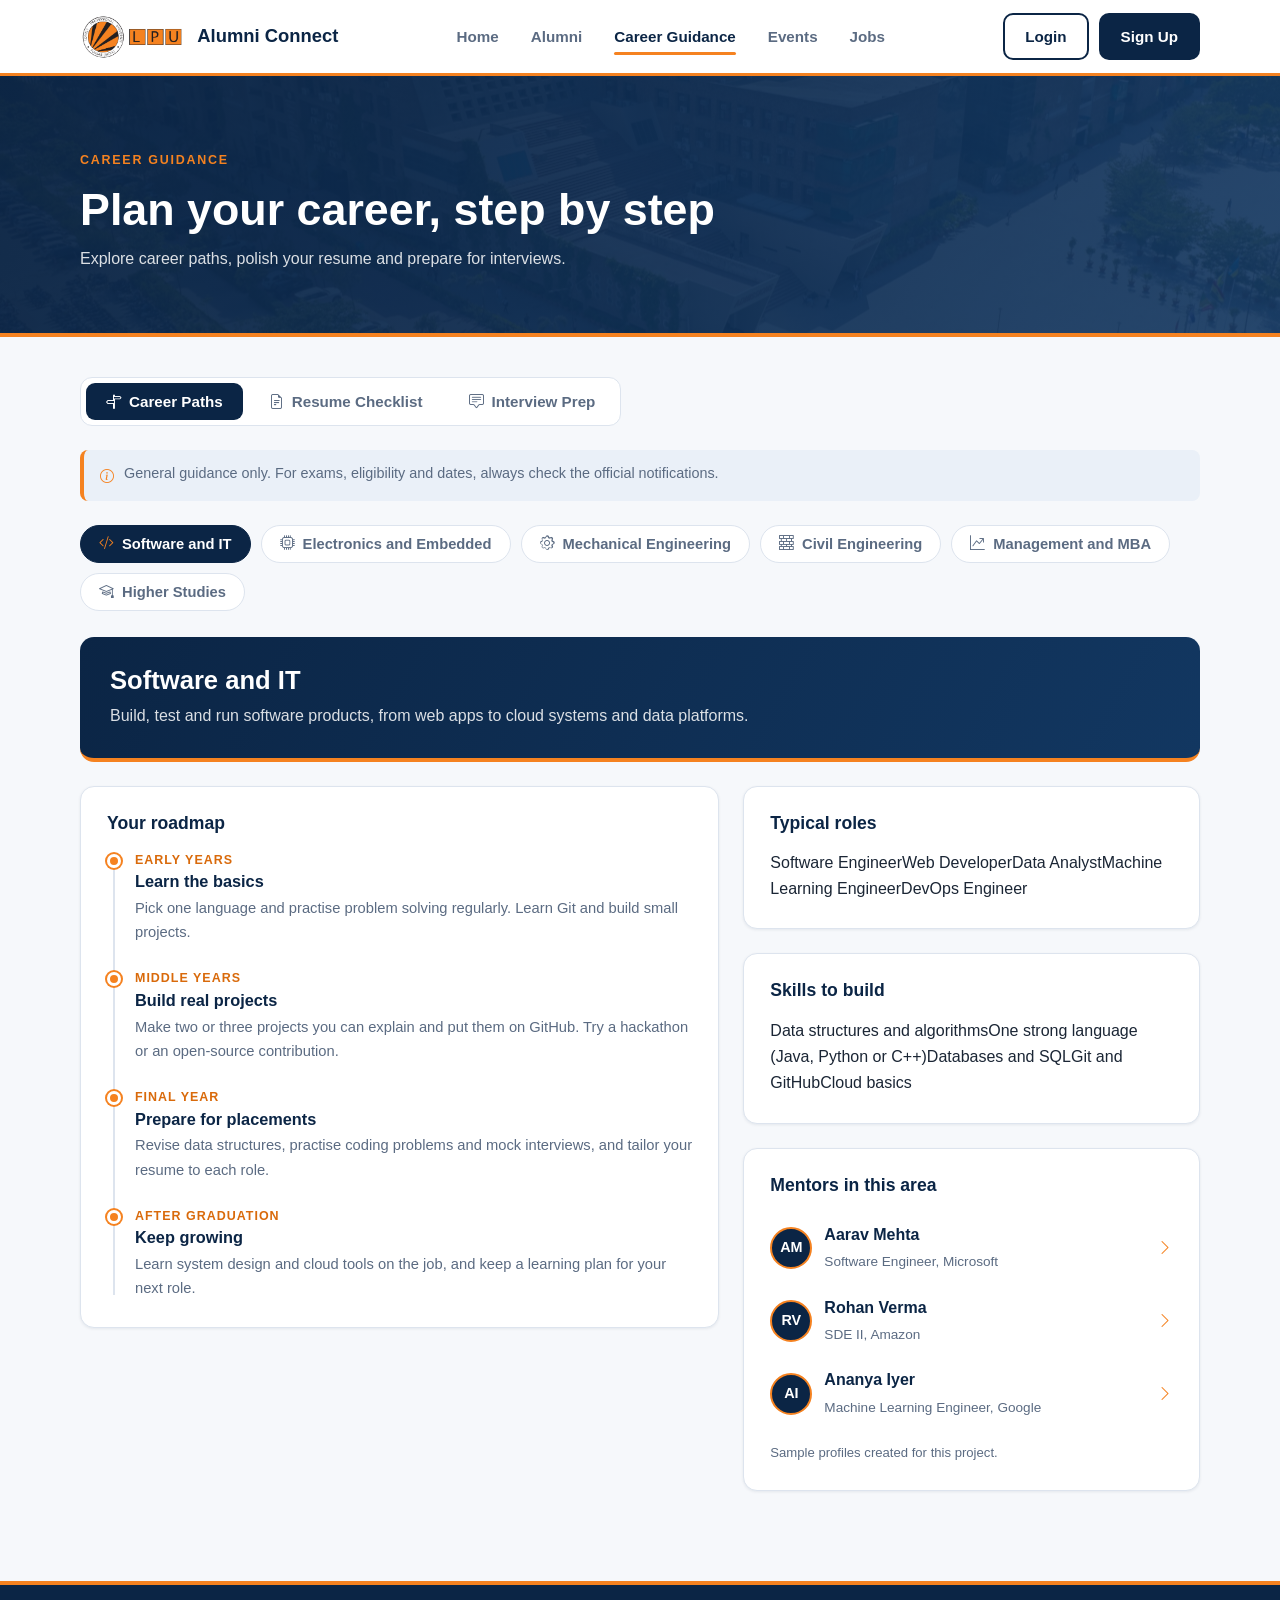
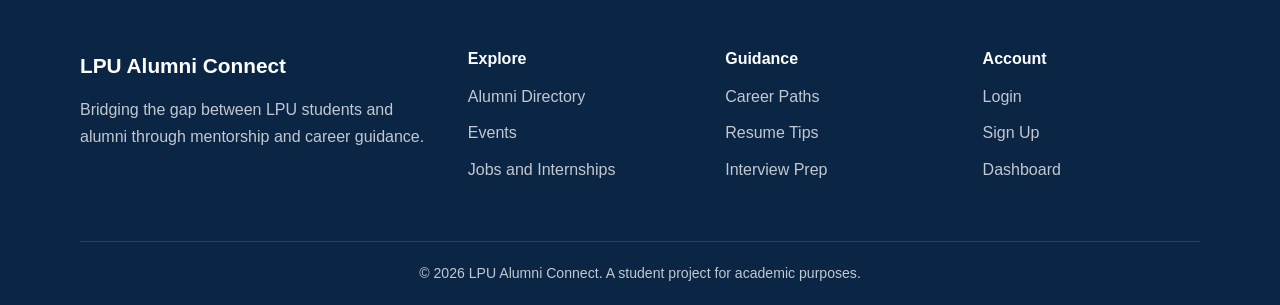
<file: guidance.html>
<!DOCTYPE html>
<html lang="en">
<head>
  <meta charset="UTF-8">
  <meta name="viewport" content="width=device-width, initial-scale=1.0">
  <title>Career Guidance | LPU Alumni Connect</title>
  <link rel="stylesheet" href="https://cdn.jsdelivr.net/npm/bootstrap-icons@1.10.5/font/bootstrap-icons.css">
  <link rel="stylesheet" href="home.css">
  <link rel="stylesheet" href="alumni.css">
  <link rel="stylesheet" href="guidance.css">
</head>
<body>

  <header class="navbar">
    <div class="container navbar__inner">

      <a href="index.html" class="brand" aria-label="LPU Alumni Connect home">
        <img src="lpu-logo.png" alt="Lovely Professional University logo" class="brand__logo">
        <span class="brand__text">Alumni Connect</span>
      </a>

      <nav class="nav-links" id="navLinks" aria-label="Main navigation">
        <a href="index.html">Home</a>
        <a href="alumni.html">Alumni</a>
        <a href="guidance.html" class="active">Career Guidance</a>
        <a href="events.html">Events</a>
        <a href="jobs.html">Jobs</a>
      </nav>

      <div class="nav-actions" id="navActions">
        <a href="login.html" class="btn btn--ghost">Login</a>
        <a href="signup.html" class="btn btn--solid">Sign Up</a>
        <button type="button" class="menu-toggle" id="menuToggle"
                aria-label="Open menu" aria-expanded="false" aria-controls="navLinks">
          <i class="bi bi-list"></i>
        </button>
      </div>

    </div>
  </header>

  <main>

    <section class="page-head">
      <div class="container">
        <span class="eyebrow">Career Guidance</span>
        <h1>Plan your career, step by step</h1>
        <p>Explore career paths, polish your resume and prepare for interviews.</p>
      </div>
    </section>

    <section class="section directory">
      <div class="container">

        <div class="dir-tabs">
          <button type="button" class="dir-tab active" data-view="paths" aria-pressed="true">
            <i class="bi bi-signpost-split"></i> Career Paths
          </button>
          <button type="button" class="dir-tab" data-view="resume" aria-pressed="false">
            <i class="bi bi-file-earmark-text"></i> Resume Checklist
          </button>
          <button type="button" class="dir-tab" data-view="interview" aria-pressed="false">
            <i class="bi bi-chat-square-text"></i> Interview Prep
          </button>
        </div>

        <div id="view-paths">
          <p class="notice">
            <i class="bi bi-info-circle"></i>
            General guidance only. For exams, eligibility and dates, always check the official notifications.
          </p>
          <div class="path-picker" id="pathPicker" role="group" aria-label="Choose a career path"></div>
          <div id="pathDetail"></div>
        </div>

        <div id="view-resume" hidden>
          <div class="progress-card">
            <div class="progress-card__info">
              <strong id="progressText">0 of 14 done</strong>
              <div class="progress" role="progressbar" aria-label="Resume checklist progress"
                   aria-valuemin="0" aria-valuemax="100" aria-valuenow="0">
                <div class="progress__bar" id="progressBar"></div>
              </div>
              <p class="progress-card__msg" id="progressMsg"></p>
            </div>
            <button type="button" class="btn btn--ghost" id="resetChecks">
              <i class="bi bi-arrow-counterclockwise"></i> Reset
            </button>
          </div>
          <div class="check-groups" id="checklist"></div>
        </div>

        <div id="view-interview" hidden>
          <p class="view-intro">Answer behavioural questions with the STAR method, then open each question below for tips.</p>
          <div class="star-grid">
            <div class="star-tile"><b>S</b><strong>Situation</strong><span>Set the scene briefly</span></div>
            <div class="star-tile"><b>T</b><strong>Task</strong><span>What you needed to achieve</span></div>
            <div class="star-tile"><b>A</b><strong>Action</strong><span>What you did, step by step</span></div>
            <div class="star-tile"><b>R</b><strong>Result</strong><span>What changed, with numbers if you can</span></div>
          </div>
          <div id="qaList"></div>
        </div>

      </div>
    </section>

  </main>

  <footer class="footer">
    <div class="container">
      <div class="footer__grid">
        <div>
          <div class="footer__brand">LPU Alumni Connect</div>
          <p>Bridging the gap between LPU students and alumni through mentorship and career guidance.</p>
        </div>
        <div>
          <h4>Explore</h4>
          <ul>
            <li><a href="alumni.html">Alumni Directory</a></li>
            <li><a href="events.html">Events</a></li>
            <li><a href="jobs.html">Jobs and Internships</a></li>
          </ul>
        </div>
        <div>
          <h4>Guidance</h4>
          <ul>
            <li><a href="guidance.html">Career Paths</a></li>
            <li><a href="guidance.html#resume">Resume Tips</a></li>
            <li><a href="guidance.html#interview">Interview Prep</a></li>
          </ul>
        </div>
        <div>
          <h4>Account</h4>
          <ul>
            <li><a href="login.html">Login</a></li>
            <li><a href="signup.html">Sign Up</a></li>
            <li><a href="dashboard.html">Dashboard</a></li>
          </ul>
        </div>
      </div>
      <div class="footer__bottom">
        &copy; <span id="year">2026</span> LPU Alumni Connect. A student project for academic purposes.
      </div>
    </div>
  </footer>

  <script src="alumni-data.js"></script>
  <script src="guidance-data.js"></script>
  <script src="home.js"></script>
  <script src="guidance.js"></script>
</body>
</html>
</file>
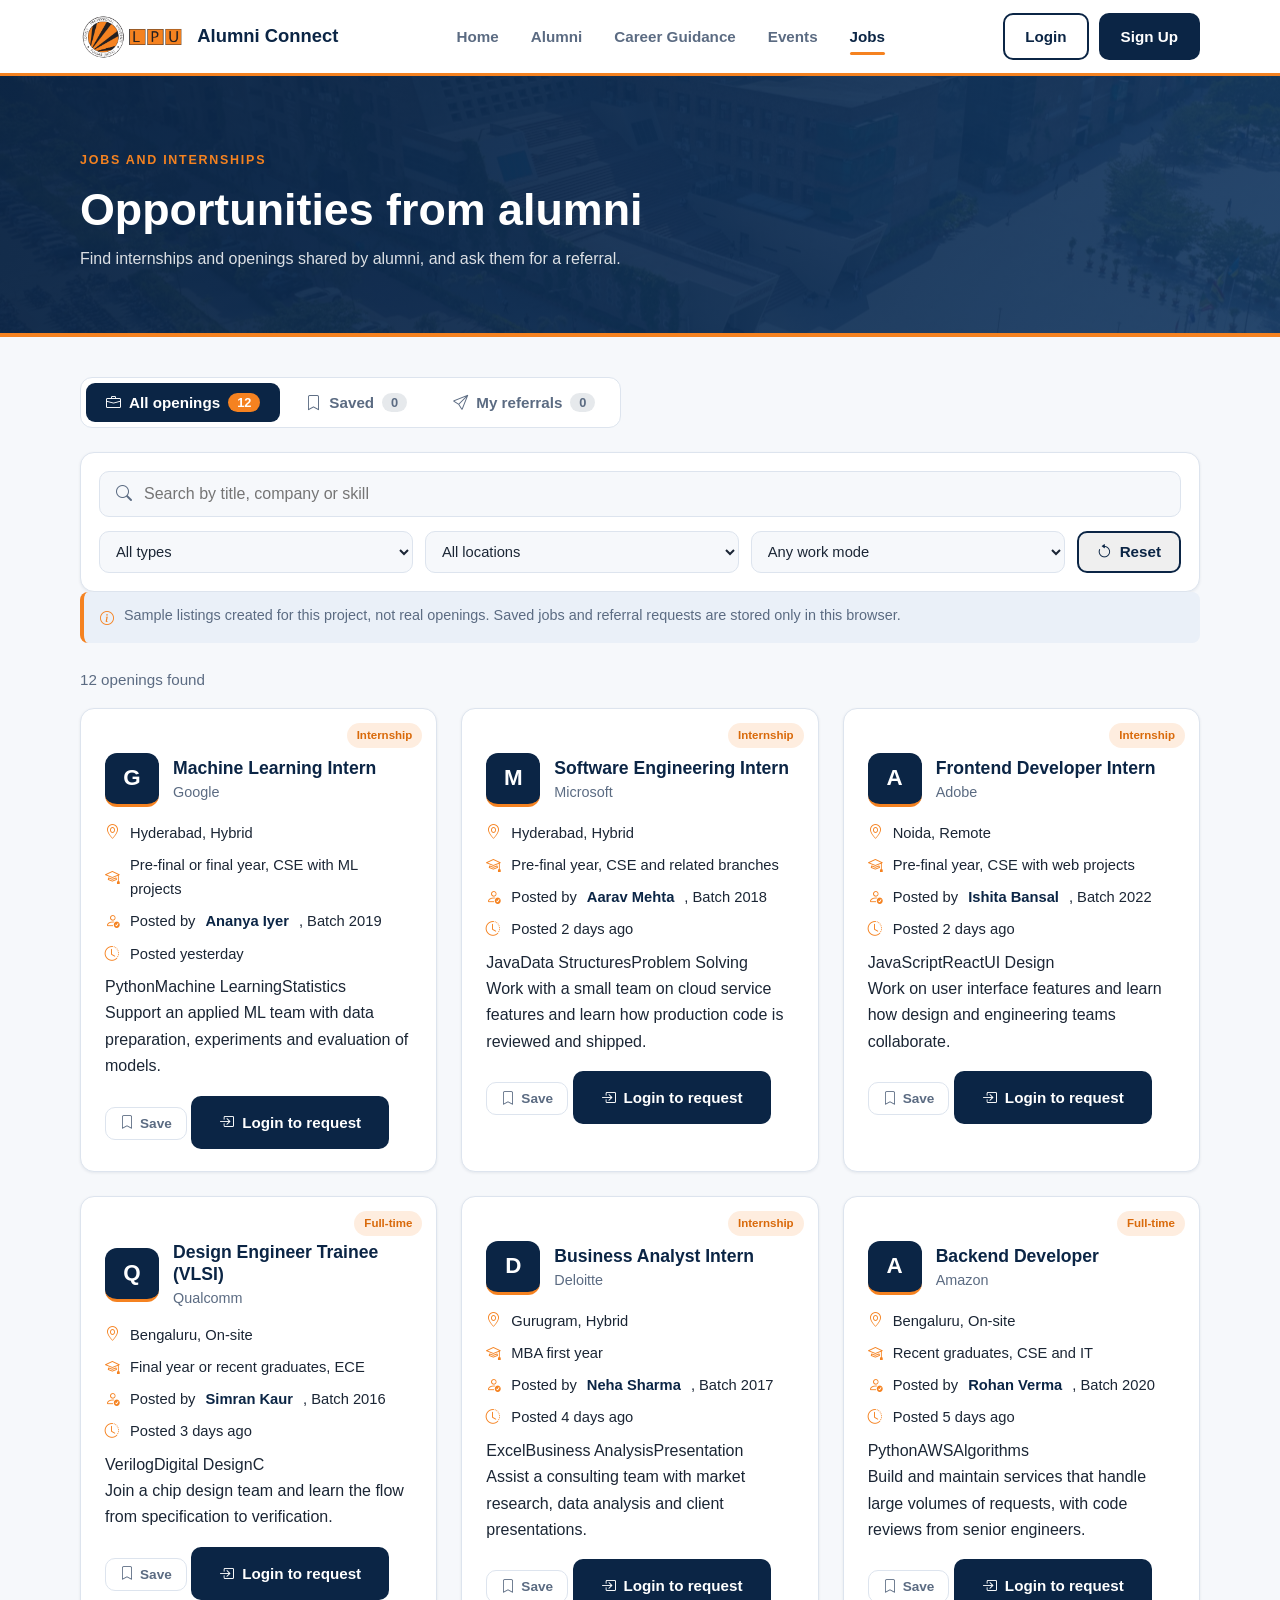
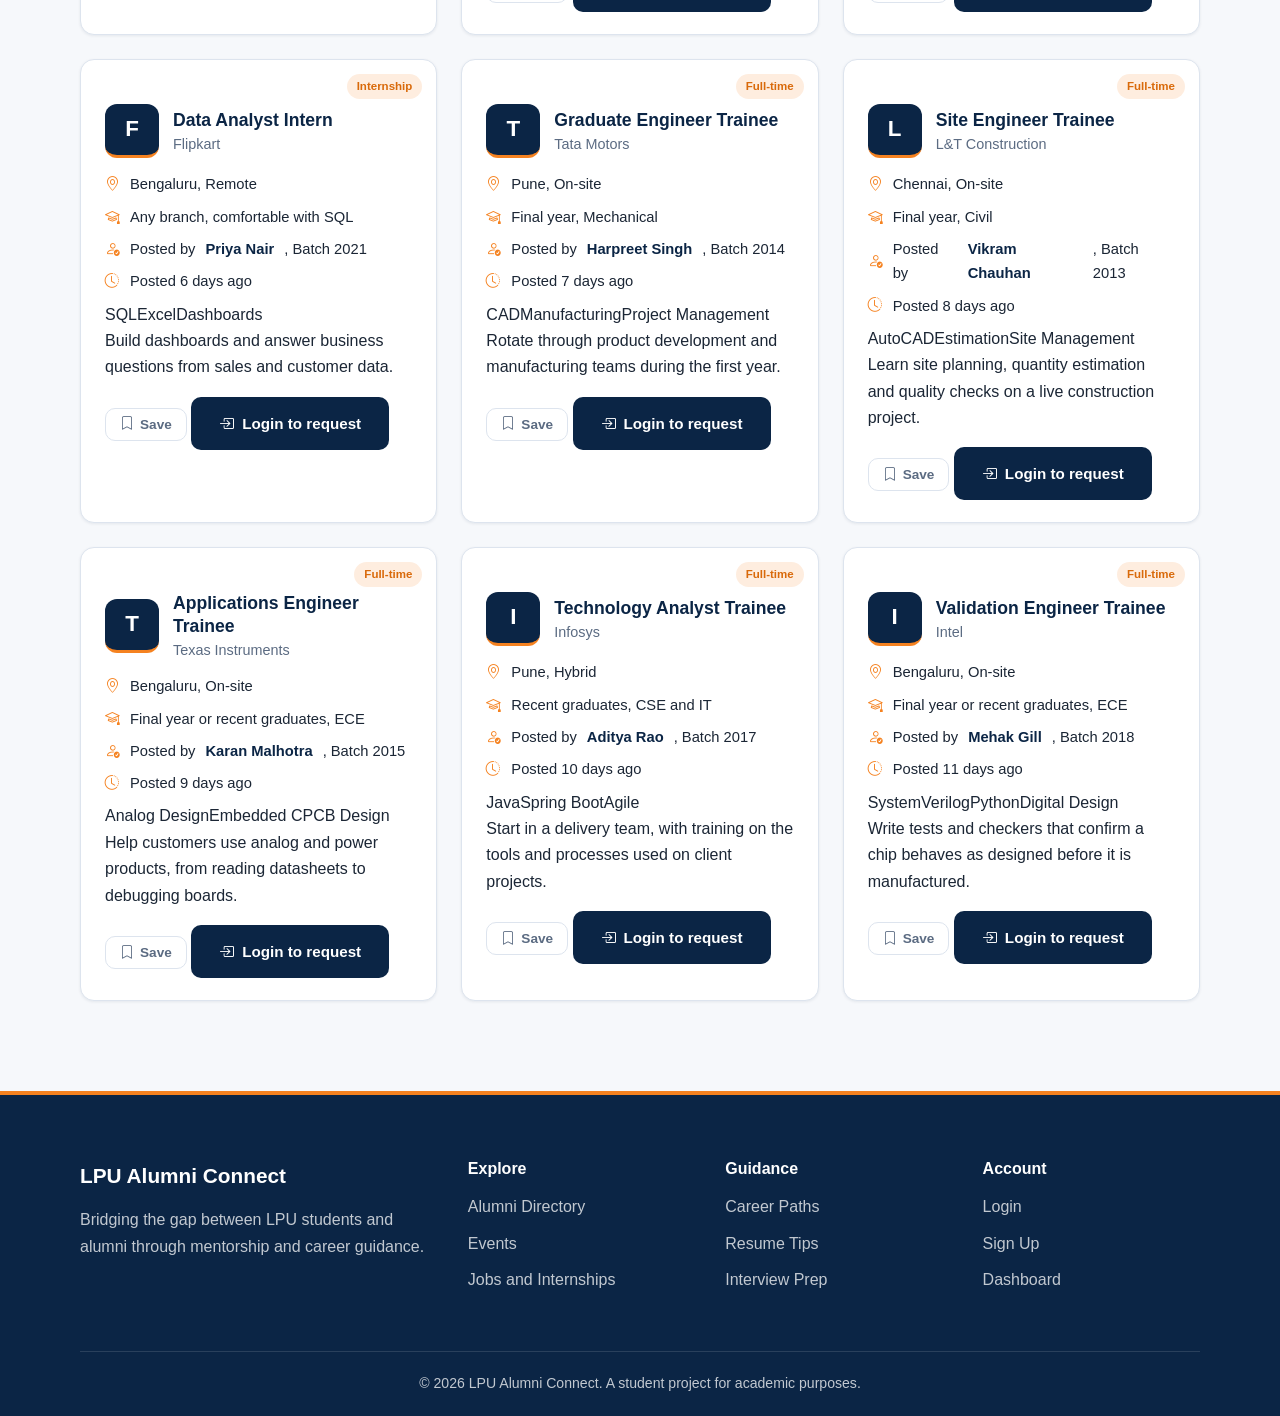
<file: jobs.html>
<!DOCTYPE html>
<html lang="en">
<head>
  <meta charset="UTF-8">
  <meta name="viewport" content="width=device-width, initial-scale=1.0">
  <title>Jobs and Internships | LPU Alumni Connect</title>
  <link rel="stylesheet" href="https://cdn.jsdelivr.net/npm/bootstrap-icons@1.10.5/font/bootstrap-icons.css">
  <link rel="stylesheet" href="home.css">
  <link rel="stylesheet" href="alumni.css">
  <link rel="stylesheet" href="profile.css">
  <link rel="stylesheet" href="dashboard.css">
  <link rel="stylesheet" href="events.css">
  <link rel="stylesheet" href="jobs.css">
</head>
<body>

  <header class="navbar">
    <div class="container navbar__inner">

      <a href="index.html" class="brand" aria-label="LPU Alumni Connect home">
        <img src="lpu-logo.png" alt="Lovely Professional University logo" class="brand__logo">
        <span class="brand__text">Alumni Connect</span>
      </a>

      <nav class="nav-links" id="navLinks" aria-label="Main navigation">
        <a href="index.html">Home</a>
        <a href="alumni.html">Alumni</a>
        <a href="guidance.html">Career Guidance</a>
        <a href="events.html">Events</a>
        <a href="jobs.html" class="active">Jobs</a>
      </nav>

      <div class="nav-actions" id="navActions">
        <a href="login.html" class="btn btn--ghost">Login</a>
        <a href="signup.html" class="btn btn--solid">Sign Up</a>
        <button type="button" class="menu-toggle" id="menuToggle"
                aria-label="Open menu" aria-expanded="false" aria-controls="navLinks">
          <i class="bi bi-list"></i>
        </button>
      </div>

    </div>
  </header>

  <main>

    <section class="page-head">
      <div class="container">
        <span class="eyebrow">Jobs and Internships</span>
        <h1>Opportunities from alumni</h1>
        <p>Find internships and openings shared by alumni, and ask them for a referral.</p>
      </div>
    </section>

    <section class="section directory">
      <div class="container">

        <div class="dir-tabs dir-tabs--wrap">
          <button type="button" class="dir-tab active" data-view="all" aria-pressed="true">
            <i class="bi bi-briefcase"></i> All openings
            <span class="dir-tab__count" id="allCount">0</span>
          </button>
          <button type="button" class="dir-tab" data-view="saved" aria-pressed="false">
            <i class="bi bi-bookmark"></i> Saved
            <span class="dir-tab__count" id="savedCount">0</span>
          </button>
          <button type="button" class="dir-tab" data-view="referrals" aria-pressed="false">
            <i class="bi bi-send"></i> My referrals
            <span class="dir-tab__count" id="referralCount">0</span>
          </button>
        </div>

        <div class="toolbar" id="toolbar">
          <div class="search">
            <i class="bi bi-search"></i>
            <input type="search" id="searchInput"
                   placeholder="Search by title, company or skill" aria-label="Search openings">
          </div>
          <div class="filters filters--jobs">
            <select id="typeFilter" aria-label="Filter by type">
              <option value="">All types</option>
            </select>
            <select id="locationFilter" aria-label="Filter by location">
              <option value="">All locations</option>
            </select>
            <select id="modeFilter" aria-label="Filter by work mode">
              <option value="">Any work mode</option>
            </select>
            <button type="button" class="btn btn--ghost" id="resetBtn">
              <i class="bi bi-arrow-counterclockwise"></i> Reset
            </button>
          </div>
        </div>

        <p class="notice">
          <i class="bi bi-info-circle"></i>
          Sample listings created for this project, not real openings. Saved jobs and referral requests are stored only in this browser.
        </p>

        <p class="result-count" id="resultCount" aria-live="polite"></p>

        <div class="dir-grid dir-grid--jobs" id="jobGrid"></div>

        <div class="empty" id="emptyState" hidden>
          <i class="bi bi-briefcase"></i>
          <h3 id="emptyTitle">No openings found</h3>
          <p id="emptyText"></p>
          <a href="login.html" class="btn btn--solid" id="emptyAction" hidden>Login</a>
        </div>

      </div>
    </section>

  </main>

  <dialog class="dialog" id="referDialog" aria-labelledby="referTitle">
    <form class="dialog__body" id="referForm" novalidate>
      <h2 id="referTitle">Request a referral</h2>
      <p class="dialog__job" id="referJobLine"></p>

      <div class="form-field">
        <label for="referMessage">Why are you a good fit?</label>
        <textarea id="referMessage" maxlength="200"
                  placeholder="Mention your branch, skills and one relevant project"></textarea>
        <small class="counter" id="referCounter">0 / 200</small>
        <small class="field-error" id="referError"></small>
      </div>

      <p class="form-note">
        <i class="bi bi-info-circle"></i>
        Demo only: the request is saved in your browser and is not sent to a real person.
      </p>

      <div class="dialog__actions">
        <button type="button" class="btn btn--ghost" id="referCancel">Cancel</button>
        <button type="submit" class="btn btn--primary">
          <i class="bi bi-send"></i> Send request
        </button>
      </div>
    </form>
  </dialog>

  <div class="toast" id="toast" role="status" aria-live="polite" hidden></div>

  <footer class="footer">
    <div class="container">
      <div class="footer__grid">
        <div>
          <div class="footer__brand">LPU Alumni Connect</div>
          <p>Bridging the gap between LPU students and alumni through mentorship and career guidance.</p>
        </div>
        <div>
          <h4>Explore</h4>
          <ul>
            <li><a href="alumni.html">Alumni Directory</a></li>
            <li><a href="events.html">Events</a></li>
            <li><a href="jobs.html">Jobs and Internships</a></li>
          </ul>
        </div>
        <div>
          <h4>Guidance</h4>
          <ul>
            <li><a href="guidance.html">Career Paths</a></li>
            <li><a href="guidance.html#resume">Resume Tips</a></li>
            <li><a href="guidance.html#interview">Interview Prep</a></li>
          </ul>
        </div>
        <div>
          <h4>Account</h4>
          <ul>
            <li><a href="login.html">Login</a></li>
            <li><a href="signup.html">Sign Up</a></li>
            <li><a href="dashboard.html">Dashboard</a></li>
          </ul>
        </div>
      </div>
      <div class="footer__bottom">
        &copy; <span id="year">2026</span> LPU Alumni Connect. A student project for academic purposes.
      </div>
    </div>
  </footer>

  <script src="alumni-data.js"></script>
  <script src="jobs-data.js"></script>
  <script src="home.js"></script>
  <script src="jobs.js"></script>
</body>
</html>
</file>
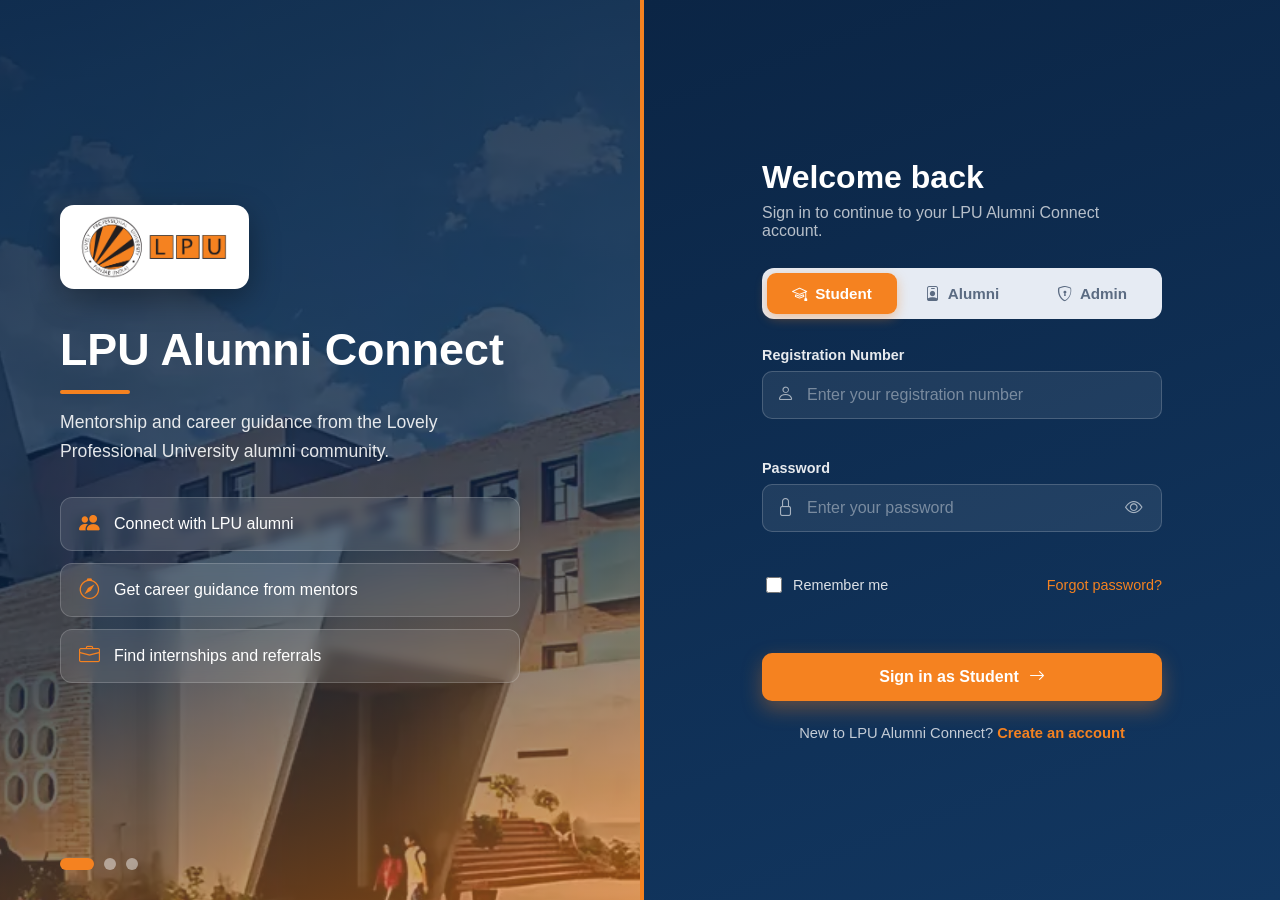
<file: login.html>
<!DOCTYPE html>
<html lang="en">
<head>
  <meta charset="UTF-8">
  <meta name="viewport" content="width=device-width, initial-scale=1.0">
  <title>Login | LPU Alumni Connect</title>
  <link rel="stylesheet" href="https://cdn.jsdelivr.net/npm/bootstrap-icons@1.10.5/font/bootstrap-icons.css">
  <link rel="stylesheet" href="style.css">
</head>
<body class="auth-page">

  <main class="auth">

    <section class="auth__brand">

      <div class="auth__slides">
        <div class="auth__slide active" style="background-image: url('lpu1.webp')"></div>
        <div class="auth__slide" style="background-image: url('lpu.jpg')"></div>
        <div class="auth__slide" style="background-image: url('lpu3.webp')"></div>
      </div>

      <div class="auth__overlay"></div>

      <div class="auth__brand-content">
        <img src="lpu-logo.png" alt="Lovely Professional University logo" class="auth__logo">

        <h1>LPU Alumni Connect</h1>

        <p>Mentorship and career guidance from the Lovely Professional University alumni community.</p>

        <ul class="auth__points">
          <li><i class="bi bi-people-fill"></i> Connect with LPU alumni</li>
          <li><i class="bi bi-compass"></i> Get career guidance from mentors</li>
          <li><i class="bi bi-briefcase"></i> Find internships and referrals</li>
        </ul>
      </div>

      <div class="auth__dots">
        <button class="auth__dot active" aria-label="Show photo 1"></button>
        <button class="auth__dot" aria-label="Show photo 2"></button>
        <button class="auth__dot" aria-label="Show photo 3"></button>
      </div>

    </section>

    <section class="auth__form">
      <div class="login-box">

        <h2>Welcome back</h2>
        <p class="login-box__sub">Sign in to continue to your LPU Alumni Connect account.</p>

        <div class="role-tabs">
          <button type="button" class="role-tab active" data-role="student">
            <i class="bi bi-mortarboard"></i> Student
          </button>
          <button type="button" class="role-tab" data-role="alumni">
            <i class="bi bi-person-badge"></i> Alumni
          </button>
          
          <button class="role-tab" type="button" data-role="admin">
          <i class="bi bi-shield-lock"></i>
          Admin
          </button>

          <span class="role-tabs__slider"></span>
        </div>

        <div class="role-panel active" id="studentPanel">
          <form class="login-form" id="studentForm" novalidate>

            <div class="field">
              <label for="studentReg">Registration Number</label>
              <div class="field__control">
                <i class="bi bi-person"></i>
                <input type="text" id="studentReg" placeholder="Enter your registration number"
                       inputmode="numeric" maxlength="8" autocomplete="username">
              </div>
              <small class="field__error"></small>
            </div>

            <div class="field">
              <label for="studentPass">Password</label>
              <div class="field__control">
                <i class="bi bi-lock"></i>
                <input type="password" id="studentPass" placeholder="Enter your password"
                       autocomplete="current-password">
                <button type="button" class="field__toggle" aria-label="Show or hide password">
                  <i class="bi bi-eye"></i>
                </button>
              </div>
              <small class="field__error"></small>
            </div>

            <div class="login-form__row">
              <label class="check">
                <input type="checkbox"> Remember me
              </label>
              <a href="#">Forgot password?</a>
            </div>

            <p class="form-error"></p>

            <button type="submit" class="btn-login">
              Sign in as Student <i class="bi bi-arrow-right"></i>
            </button>

          </form>
        </div>

        <div class="role-panel" id="alumniPanel">
          <form class="login-form" id="alumniForm" novalidate>

            <div class="field">
              <label for="alumniEmail">Email Address</label>
              <div class="field__control">
                <i class="bi bi-envelope"></i>
                <input type="email" id="alumniEmail" placeholder="Enter your email address"
                       autocomplete="email">
              </div>
              <small class="field__error"></small>
            </div>

            <div class="field">
              <label for="alumniYear">Passout Year</label>
              <div class="field__control">
                <i class="bi bi-calendar-event"></i>
                <select id="alumniYear">
                  <option value="">Select your passout year</option>
                </select>
                <i class="bi bi-chevron-down field__chevron"></i>
              </div>
              <small class="field__error"></small>
            </div>

            <div class="field">
              <label for="alumniPass">Password</label>
              <div class="field__control">
                <i class="bi bi-lock"></i>
                <input type="password" id="alumniPass" placeholder="Enter your password"
                       autocomplete="current-password">
                <button type="button" class="field__toggle" aria-label="Show or hide password">
                  <i class="bi bi-eye"></i>
                </button>
              </div>
              <small class="field__error"></small>
            </div>

            <div class="login-form__row">
              <label class="check">
                <input type="checkbox"> Remember me
              </label>
              <a href="#">Forgot password?</a>
            </div>

            <p class="form-error"></p>

            <button type="submit" class="btn-login">
              Sign in as Alumni <i class="bi bi-arrow-right"></i>
            </button>

          </form>
        </div>
        
<div class="role-panel" id="adminPanel">
  <form class="login-form" id="adminLoginForm" novalidate>

    <div class="field">
      <label for="adminId">Admin ID</label>
      <div class="field__control">
        <i class="bi bi-person"></i>
        <input type="text" id="adminId" placeholder="Enter Admin ID" required>
      </div>
    </div>

    <div class="field">
      <label for="adminPassword">Password</label>
      <div class="field__control">
        <i class="bi bi-lock"></i>
        <input type="password" id="adminPassword" placeholder="Enter password" required>
        <button type="button" class="field__toggle" aria-label="Show or hide password">
          <i class="bi bi-eye"></i>
        </button>
      </div>
    </div>

    <p class="form-error" id="adminError"></p>

    <button type="submit" class="btn-login">
      Login as Admin <i class="bi bi-arrow-right"></i>
    </button>

  </form>
</div>

        <p class="switch-link">New to LPU Alumni Connect? <a href="signup.html">Create an account</a></p>

      </div>
    </section>
    


  </main>

  <script src="common.js"></script>
  <script src="login.js"></script>
</body>
</html>
</file>
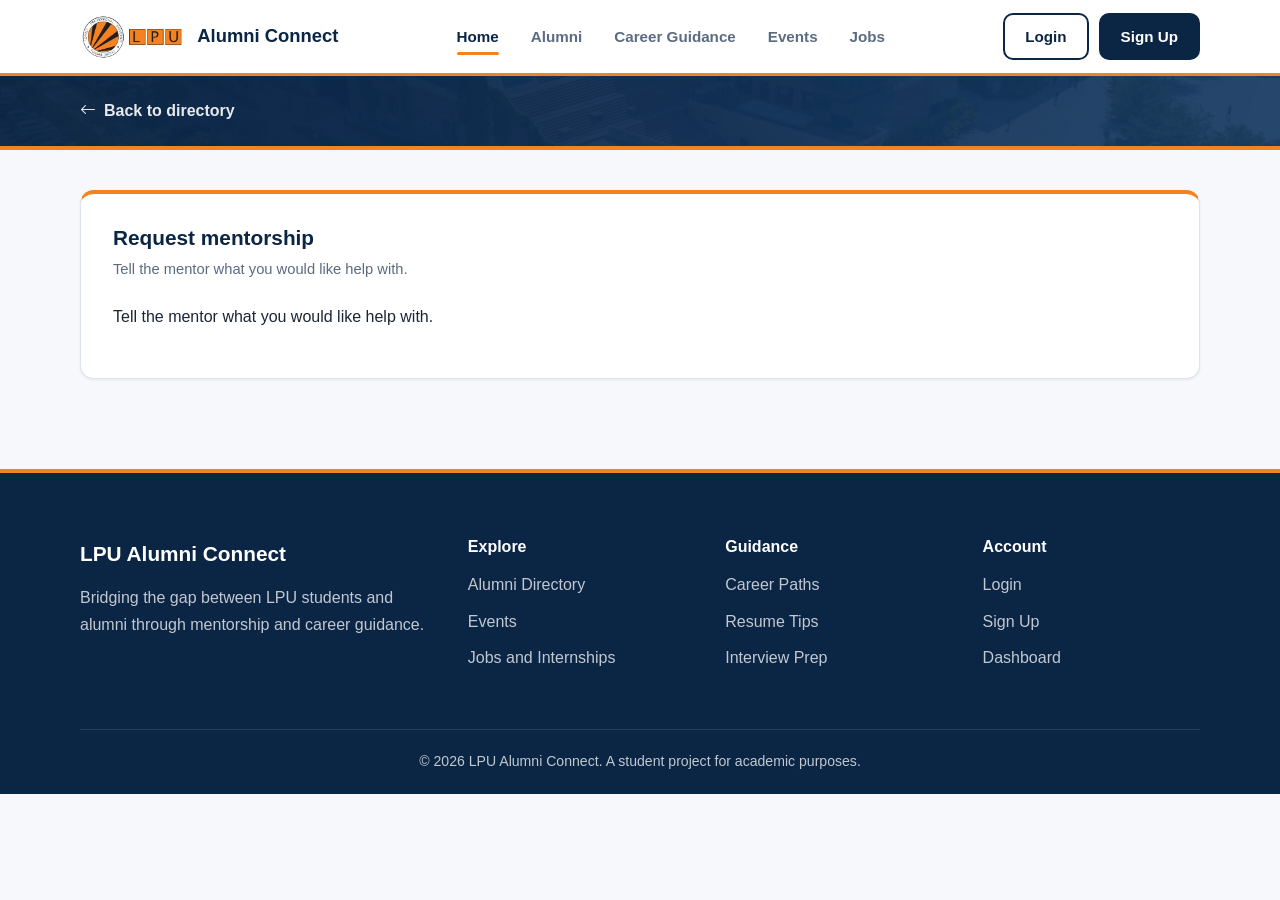
<file: profile.html>
<!DOCTYPE html>
<html lang="en">
<head>
  <meta charset="UTF-8">
  <meta name="viewport" content="width=device-width, initial-scale=1.0">
  <title>Mentor Profile | LPU Alumni Connect</title>
  <link rel="stylesheet" href="https://cdn.jsdelivr.net/npm/bootstrap-icons@1.10.5/font/bootstrap-icons.css">
  <link rel="stylesheet" href="home.css">
  <link rel="stylesheet" href="alumni.css">
  <link rel="stylesheet" href="profile.css">
  <link rel="stylesheet" href="events.css">
</head>
<body>

  <header class="navbar">
    <div class="container navbar__inner">

      <a href="index.html" class="brand" aria-label="LPU Alumni Connect home">
        <img src="lpu-logo.png" alt="Lovely Professional University logo" class="brand__logo">
        <span class="brand__text">Alumni Connect</span>
      </a>

      <nav class="nav-links" id="navLinks" aria-label="Main navigation">
        <a href="index.html" class="active">Home</a>
        <a href="alumni.html">Alumni</a>
        <a href="guidance.html">Career Guidance</a>
        <a href="events.html">Events</a>
        <a href="jobs.html">Jobs</a>
      </nav>

      <div class="nav-actions" id="navActions">
        <a href="login.html" class="btn btn--ghost">Login</a>
        <a href="signup.html" class="btn btn--solid">Sign Up</a>
        <button type="button" class="menu-toggle" id="menuToggle"
                aria-label="Open menu" aria-expanded="false" aria-controls="navLinks">
          <i class="bi bi-list"></i>
        </button>
      </div>

    </div>
  </header>

  <main>

    <section class="page-head page-head--slim">
      <div class="container">
        <a href="alumni.html" class="back-link">
          <i class="bi bi-arrow-left"></i> Back to directory
        </a>
      </div>
    </section>

    <section class="section directory">
      <div class="container">

        <div class="profile-layout" id="profileLayout"></div>
        <section class="similar" id="similarSection" hidden>
  <h2><i class="bi bi-people"></i> Similar mentors</h2>
  <div class="dir-grid" id="similarGrid"></div>
</section>

          <div id="profileMain"></div>

          <aside class="request-card" aria-label="Request mentorship">
            <h2>Request mentorship</h2>
            <p class="request-card__sub">Tell the mentor what you would like help with.</p>
             <p id="requestSub">Tell the mentor what you would like help with.</p>

            <div id="stateLogin" class="state-box" hidden>
              <i class="bi bi-lock"></i>
              <h3>Login to send a request</h3>
              <p>You need a student account to request mentorship.</p>
              <a href="login.html" class="btn btn--primary">Login</a>
              <p class="state-box__alt">New here? <a href="signup.html">Create an account</a></p>
            </div>

            <div id="stateAlumni" class="state-box" hidden>
              <i class="bi bi-person-badge"></i>
              <h3>Students only</h3>
              <p>Mentorship requests can be sent from a student account.</p>
            </div>

            <div id="statePending" class="state-box" hidden>
              <i class="bi bi-hourglass-split"></i>
              <h3>Request already sent</h3>
              <p>You already have a pending request with this mentor.</p>
              <a href="dashboard.html" class="btn btn--solid">Go to dashboard</a>
            </div>

            <form id="requestForm" novalidate hidden>

              <div class="form-field">
                <label for="topic">What do you need help with?</label>
                <select id="topic">
                  <option value="">Select a topic</option>
                </select>
                <small class="field-error"></small>
              </div>

              <div class="form-field">
                <label for="slot">Preferred time</label>
                <select id="slot">
                  <option value="">Select a time slot</option>
                </select>
                <small class="field-error"></small>
              </div>

              <div class="form-field">
                <label for="message">Your message</label>
                <textarea id="message" maxlength="300"
                          placeholder="Introduce yourself and describe your goal"></textarea>
                <small class="counter" id="counter">0 / 300</small>
                <small class="field-error"></small>
              </div>

              <button type="submit" class="btn btn--primary">
                <i class="bi bi-send"></i> Send request
              </button>

              <p class="form-note">
                <i class="bi bi-info-circle"></i>
                Demo only: the request is saved in your browser and is not sent to a real person.
              </p>

            </form>

            <div id="stateDone" class="state-box state-box--success" hidden>
              <i class="bi bi-check-circle-fill"></i>
              <h3>Request sent</h3>
              <p>Your request to <strong id="doneName"></strong> was saved with the status Pending.</p>
              <a href="dashboard.html" class="btn btn--solid">View my requests</a>
            </div>

          </aside>
        </div>

        <div class="empty" id="notFound" hidden>
          <i class="bi bi-person-x"></i>
          <h3>Profile not found</h3>
          <p>This mentor does not exist or the link is incorrect.</p>
          <a href="alumni.html" class="btn btn--solid">Back to directory</a>
        </div>

      </div>
    </section>

  </main>
<div class="toast" id="toast" role="status" aria-live="polite" hidden></div>
 <footer class="footer">
    <div class="container">
      <div class="footer__grid">
        <div>
          <div class="footer__brand">LPU Alumni Connect</div>
          <p>Bridging the gap between LPU students and alumni through mentorship and career guidance.</p>
        </div>
        <div>
          <h4>Explore</h4>
          <ul>
            <li><a href="alumni.html">Alumni Directory</a></li>
            <li><a href="events.html">Events</a></li>
            <li><a href="jobs.html">Jobs and Internships</a></li>
          </ul>
        </div>
        <div>
          <h4>Guidance</h4>
          <ul>
            <li><a href="guidance.html">Career Paths</a></li>
            <li><a href="guidance.html#resume">Resume Tips</a></li>
<li><a href="guidance.html#interview">Interview Prep</a></li>
          </ul>
        </div>
        <div>
          <h4>Account</h4>
          <ul>
            <li><a href="login.html">Login</a></li>
            <li><a href="signup.html">Sign Up</a></li>
            <li><a href="dashboard.html">Dashboard</a></li>
          </ul>
        </div>
      </div>
      <div class="footer__bottom">
        &copy; <span id="year">2026</span> LPU Alumni Connect. A student project for academic purposes.
      </div>
    </div>
  </footer>

  <script src="alumni-data.js"></script>
  <script src="home.js"></script>
  <script src="profile.js"></script>
</body>
</html>
</file>
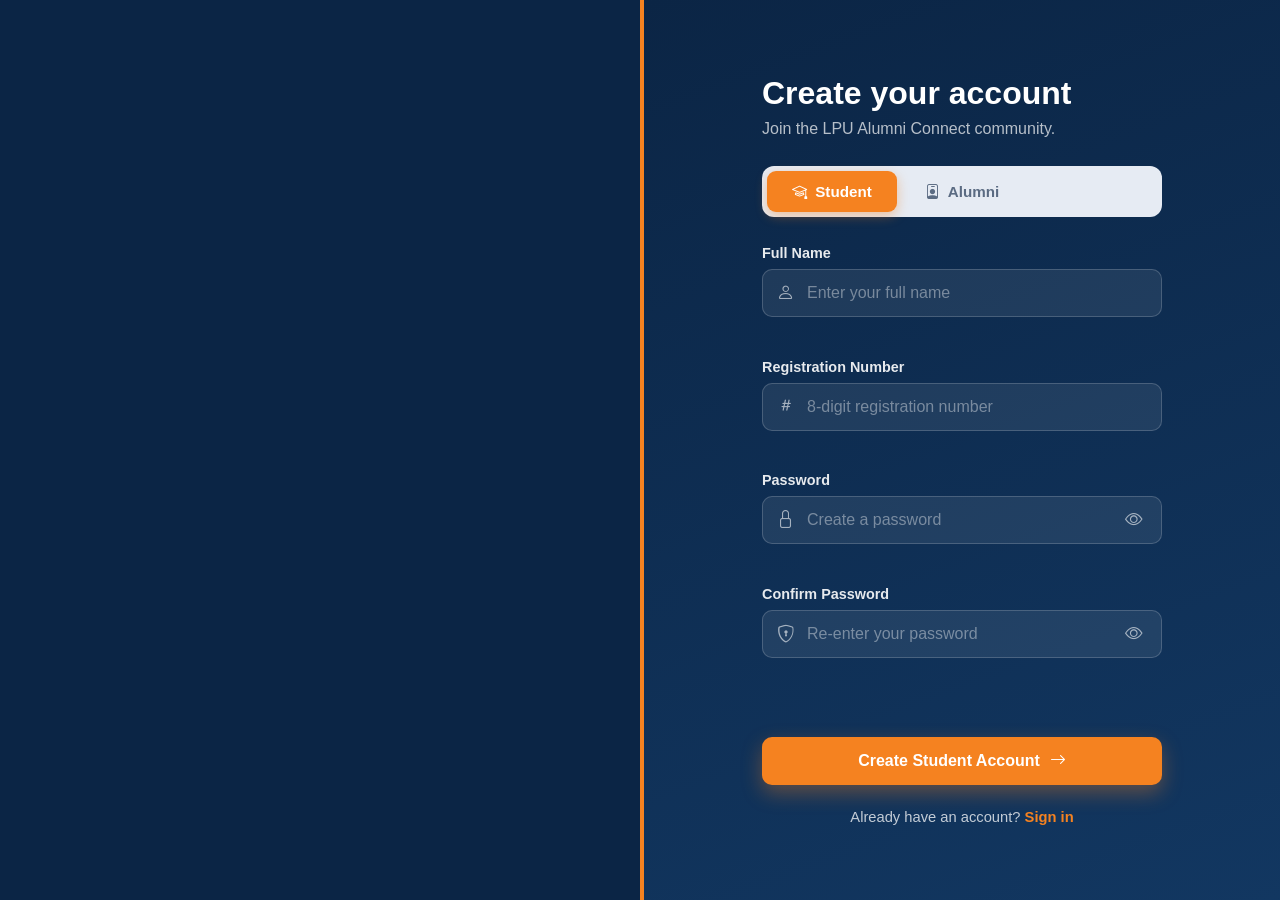
<file: signup.html>
<!DOCTYPE html>
<html lang="en">
<head>
  <meta charset="UTF-8">
  <meta name="viewport" content="width=device-width, initial-scale=1.0">
  <title>Sign Up | LPU Alumni Connect</title>
  <link rel="stylesheet" href="https://cdn.jsdelivr.net/npm/bootstrap-icons@1.10.5/font/bootstrap-icons.css">
  <link rel="stylesheet" href="style.css">
</head>
<body class="auth-page">

  <main class="auth">

    <section class="auth__brand">
      <!-- COPY the slides, overlay, brand content and dots from login.html -->
    </section>

    <section class="auth__form">
      <div class="login-box">

        <h2>Create your account</h2>
        <p class="login-box__sub">Join the LPU Alumni Connect community.</p>

        <div class="role-tabs">
          <button type="button" class="role-tab active" data-role="student">
            <i class="bi bi-mortarboard"></i> Student
          </button>
          <button type="button" class="role-tab" data-role="alumni">
            <i class="bi bi-person-badge"></i> Alumni
          </button>
          <span class="role-tabs__slider"></span>
        </div>

        <div class="role-panel active" id="studentPanel">
          <form class="login-form" id="studentSignupForm" novalidate>

            <div class="field">
              <label for="sName">Full Name</label>
              <div class="field__control">
                <i class="bi bi-person"></i>
                <input type="text" id="sName" placeholder="Enter your full name" autocomplete="name">
              </div>
              <small class="field__error"></small>
            </div>

            <div class="field">
              <label for="sReg">Registration Number</label>
              <div class="field__control">
                <i class="bi bi-hash"></i>
                <input type="text" id="sReg" placeholder="8-digit registration number"
                       inputmode="numeric" maxlength="8">
              </div>
              <small class="field__error"></small>
            </div>

            <div class="field">
              <label for="sPass">Password</label>
              <div class="field__control">
                <i class="bi bi-lock"></i>
                <input type="password" id="sPass" placeholder="Create a password" autocomplete="new-password">
                <button type="button" class="field__toggle" aria-label="Show or hide password">
                  <i class="bi bi-eye"></i>
                </button>
              </div>
              <small class="field__error"></small>
            </div>

            <div class="field">
              <label for="sConfirm">Confirm Password</label>
              <div class="field__control">
                <i class="bi bi-shield-lock"></i>
                <input type="password" id="sConfirm" placeholder="Re-enter your password" autocomplete="new-password">
                <button type="button" class="field__toggle" aria-label="Show or hide password">
                  <i class="bi bi-eye"></i>
                </button>
              </div>
              <small class="field__error"></small>
            </div>

            <p class="form-error"></p>
            <p class="form-success"></p>

            <button type="submit" class="btn-login">
              Create Student Account <i class="bi bi-arrow-right"></i>
            </button>

          </form>
        </div>

        <div class="role-panel" id="alumniPanel">
          <form class="login-form" id="alumniSignupForm" novalidate>

            <div class="field">
              <label for="aName">Full Name</label>
              <div class="field__control">
                <i class="bi bi-person"></i>
                <input type="text" id="aName" placeholder="Enter your full name" autocomplete="name">
              </div>
              <small class="field__error"></small>
            </div>

            <div class="field">
              <label for="aEmail">Email Address</label>
              <div class="field__control">
                <i class="bi bi-envelope"></i>
                <input type="email" id="aEmail" placeholder="Enter your email address" autocomplete="email">
              </div>
              <small class="field__error"></small>
            </div>

            <div class="field">
              <label for="aYear">Passout Year</label>
              <div class="field__control">
                <i class="bi bi-calendar-event"></i>
                <select id="aYear">
                  <option value="">Select your passout year</option>
                </select>
                <i class="bi bi-chevron-down field__chevron"></i>
              </div>
              <small class="field__error"></small>
            </div>

            <div class="field">
              <label for="aPass">Password</label>
              <div class="field__control">
                <i class="bi bi-lock"></i>
                <input type="password" id="aPass" placeholder="Create a password" autocomplete="new-password">
                <button type="button" class="field__toggle" aria-label="Show or hide password">
                  <i class="bi bi-eye"></i>
                </button>
              </div>
              <small class="field__error"></small>
            </div>

            <div class="field">
              <label for="aConfirm">Confirm Password</label>
              <div class="field__control">
                <i class="bi bi-shield-lock"></i>
                <input type="password" id="aConfirm" placeholder="Re-enter your password" autocomplete="new-password">
                <button type="button" class="field__toggle" aria-label="Show or hide password">
                  <i class="bi bi-eye"></i>
                </button>
              </div>
              <small class="field__error"></small>
            </div>

            <p class="form-error"></p>
            <p class="form-success"></p>

            <button type="submit" class="btn-login">
              Create Alumni Account <i class="bi bi-arrow-right"></i>
            </button>

          </form>
        </div>

        <p class="switch-link">Already have an account? <a href="login.html">Sign in</a></p>

      </div>
    </section>

  </main>

  <script src="common.js"></script>
  <script src="signup.js"></script>
</body>
</html>
</file>
<file: home.css>
:root {
  --lpu-orange: #f58220;
  --lpu-orange-dark: #d96a0b;
  --lpu-navy: #0b2545;
  --lpu-navy-light: #123761;

  --bg: #f6f8fb;
  --surface: #ffffff;
  --text: #1b2635;
  --muted: #5b6b82;
  --border: #dde4ee;

  --shadow-sm: 0 1px 3px rgba(11, 37, 69, 0.08);
  --shadow-md: 0 10px 28px rgba(11, 37, 69, 0.12);
  --radius: 14px;
  --nav-height: 76px;
}

*, *::before, *::after { box-sizing: border-box; }

html { scroll-behavior: smooth; }

body {
  margin: 0;
  font-family: "Segoe UI", Arial, sans-serif;
  line-height: 1.65;
  color: var(--text);
  background: var(--bg);
}

h1, h2, h3, h4 { margin: 0 0 0.5em; line-height: 1.2; color: var(--lpu-navy); }
p { margin: 0 0 1em; }
a { color: inherit; text-decoration: none; }
img { display: block; max-width: 100%; }
ul { margin: 0; padding: 0; list-style: none; }

:focus-visible {
  outline: 3px solid var(--lpu-orange);
  outline-offset: 2px;
}

.container {
  width: 100%;
  max-width: 1160px;
  margin-inline: auto;
  padding-inline: 20px;
}

.section { padding: 90px 0; }
.section--alt { background: #eaf0f8; }
.section--tight { padding: 40px 0 90px; }

.section-head {
  max-width: 640px;
  margin: 0 auto 50px;
  text-align: center;
}

.section-head h2 { font-size: clamp(1.7rem, 3vw, 2.3rem); }
.section-head p { color: var(--muted); }

.eyebrow {
  display: inline-block;
  margin-bottom: 12px;
  font-size: 0.78rem;
  font-weight: 700;
  letter-spacing: 0.14em;
  text-transform: uppercase;
  color: var(--lpu-orange);
}

.eyebrow--dark { color: var(--lpu-orange-dark); }

.grid { display: grid; gap: 24px; }
.grid--3 { grid-template-columns: repeat(3, 1fr); }

.btn {
  display: inline-flex;
  align-items: center;
  justify-content: center;
  gap: 8px;
  padding: 12px 26px;
  border: 2px solid transparent;
  border-radius: 10px;
  font-family: inherit;
  font-size: 0.95rem;
  font-weight: 600;
  cursor: pointer;
  transition: transform 0.25s ease, background 0.25s ease,
              color 0.25s ease, box-shadow 0.25s ease;
}

.btn:hover { transform: translateY(-2px); }

.btn--primary { background: var(--lpu-orange); color: #fff; box-shadow: 0 8px 20px rgba(245, 130, 32, 0.35); }
.btn--primary:hover { background: var(--lpu-orange-dark); }

.btn--outline { border-color: rgba(255, 255, 255, 0.7); color: #fff; }
.btn--outline:hover { background: rgba(255, 255, 255, 0.14); }

.btn--solid { background: var(--lpu-navy); color: #fff; }
.btn--solid:hover { background: var(--lpu-navy-light); box-shadow: var(--shadow-md); }

.btn--ghost { border-color: var(--lpu-navy); color: var(--lpu-navy); }
.btn--ghost:hover { background: var(--lpu-navy); color: #fff; }

.navbar {
  position: sticky;
  top: 0;
  z-index: 100;
  height: var(--nav-height);
  background: var(--surface);
  border-bottom: 3px solid var(--lpu-orange);
  transition: box-shadow 0.25s ease;
}

.navbar.scrolled { box-shadow: var(--shadow-md); }

.navbar__inner {
  display: flex;
  align-items: center;
  justify-content: space-between;
  gap: 20px;
  height: 100%;
}

.brand { display: flex; align-items: center; gap: 12px; }
.brand__logo { height: 44px; width: auto; }

.brand__text {
  font-size: 1.15rem;
  font-weight: 700;
  color: var(--lpu-navy);
}

.nav-links { display: flex; align-items: center; gap: 4px; }

.nav-links a {
  position: relative;
  padding: 8px 14px;
  font-weight: 600;
  font-size: 0.95rem;
  color: var(--muted);
  transition: color 0.25s ease;
}

.nav-links a::after {
  content: "";
  position: absolute;
  left: 14px;
  right: 14px;
  bottom: 2px;
  height: 3px;
  border-radius: 2px;
  background: var(--lpu-orange);
  transform: scaleX(0);
  transition: transform 0.25s ease;
}

.nav-links a:hover,
.nav-links a.active { color: var(--lpu-navy); }

.nav-links a:hover::after,
.nav-links a.active::after { transform: scaleX(1); }

.nav-actions { display: flex; align-items: center; gap: 10px; }
.nav-actions .btn { padding: 9px 20px; }

.menu-toggle {
  display: none;
  width: 42px;
  height: 42px;
  align-items: center;
  justify-content: center;
  border: 1px solid var(--border);
  border-radius: 10px;
  background: var(--bg);
  font-size: 1.4rem;
  color: var(--lpu-navy);
  cursor: pointer;
}

.hero {
  padding: 130px 0 120px;
  color: #fff;
  background:
    linear-gradient(110deg, rgba(11, 37, 69, 0.94) 0%, rgba(11, 37, 69, 0.78) 55%, rgba(245, 130, 32, 0.45) 100%),
    url("lpu3.webp") center / cover no-repeat;
}

.hero__content { max-width: 760px; }

.hero h1 {
  font-size: clamp(2.2rem, 5vw, 3.6rem);
  color: #fff;
}

.hero p {
  max-width: 580px;
  font-size: 1.15rem;
  color: rgba(255, 255, 255, 0.88);
}

.hero__cta { display: flex; flex-wrap: wrap; gap: 14px; margin-top: 32px; }

@keyframes fadeUp {
  from { opacity: 0; transform: translateY(24px); }
  to   { opacity: 1; transform: none; }
}

.hero__content > * { animation: fadeUp 0.8s ease both; }
.hero__content > :nth-child(2) { animation-delay: 0.12s; }
.hero__content > :nth-child(3) { animation-delay: 0.24s; }
.hero__content > :nth-child(4) { animation-delay: 0.36s; }

.stats { position: relative; z-index: 2; margin-top: -56px; }

.stats__grid {
  display: grid;
  grid-template-columns: repeat(4, 1fr);
  background: var(--surface);
  border: 1px solid var(--border);
  border-radius: var(--radius);
  box-shadow: var(--shadow-md);
}

.stat {
  padding: 30px 16px;
  text-align: center;
  border-right: 1px solid var(--border);
}

.stat:last-child { border-right: 0; }
.stat__num { font-size: 2.3rem; font-weight: 800; color: var(--lpu-orange); }
.stat__label { font-size: 0.92rem; color: var(--muted); }

.card {
  padding: 32px 28px;
  background: var(--surface);
  border: 1px solid var(--border);
  border-radius: var(--radius);
  box-shadow: var(--shadow-sm);
  transition: transform 0.3s ease, box-shadow 0.3s ease, border-color 0.3s ease;
}

.card:hover {
  transform: translateY(-6px);
  border-color: var(--lpu-orange);
  box-shadow: var(--shadow-md);
}

.card__icon {
  display: grid;
  place-items: center;
  width: 54px;
  height: 54px;
  margin-bottom: 18px;
  border-radius: 12px;
  background: var(--lpu-navy);
  font-size: 1.5rem;
  color: var(--lpu-orange);
  transition: transform 0.3s ease;
}

.card:hover .card__icon { transform: rotate(-6deg) scale(1.08); }

.card h3 { font-size: 1.2rem; }
.card p { margin: 0; color: var(--muted); }

.about {
  display: grid;
  grid-template-columns: 1fr 1fr;
  align-items: center;
  gap: 56px;
}

.about__image {
  margin: 0;
  overflow: hidden;
  border-radius: var(--radius);
  box-shadow: var(--shadow-md);
  border-bottom: 5px solid var(--lpu-orange);
}

.about__image img {
  width: 100%;
  height: 420px;
  object-fit: cover;
  transition: transform 0.6s ease;
}

.about__image:hover img { transform: scale(1.05); }

.about__text h2 { font-size: clamp(1.7rem, 3vw, 2.3rem); }
.about__text > p { color: var(--muted); }

.ticks { margin: 20px 0 28px; }

.ticks li {
  display: flex;
  align-items: flex-start;
  gap: 12px;
  margin-bottom: 12px;
}

.ticks i { margin-top: 3px; color: var(--lpu-orange); }

.steps { counter-reset: step; }

.step {
  padding: 8px 8px 0;
  text-align: center;
}

.step::before {
  counter-increment: step;
  content: counter(step);
  display: grid;
  place-items: center;
  width: 52px;
  height: 52px;
  margin: 0 auto 18px;
  border-radius: 50%;
  background: var(--lpu-orange);
  font-size: 1.3rem;
  font-weight: 800;
  color: #fff;
  box-shadow: 0 8px 18px rgba(245, 130, 32, 0.35);
}

.step h3 { font-size: 1.2rem; }
.step p { color: var(--muted); }

.cta-band {
  padding: 64px 24px;
  text-align: center;
  color: #fff;
  border-radius: var(--radius);
  background:
    linear-gradient(120deg, rgba(11, 37, 69, 0.95), rgba(18, 55, 97, 0.88)),
    url("lpu1.webp") center / cover no-repeat;
}

.cta-band h2 { color: #fff; font-size: clamp(1.6rem, 3vw, 2.2rem); }
.cta-band p { max-width: 520px; margin: 0 auto 28px; color: rgba(255, 255, 255, 0.85); }

.footer {
  padding-top: 64px;
  color: rgba(255, 255, 255, 0.75);
  background: var(--lpu-navy);
  border-top: 4px solid var(--lpu-orange);
}

.footer__grid {
  display: grid;
  grid-template-columns: 1.6fr 1fr 1fr 1fr;
  gap: 40px;
  padding-bottom: 48px;
}

.footer__brand { margin-bottom: 14px; font-size: 1.3rem; font-weight: 700; color: #fff; }
.footer h4 { margin-bottom: 16px; font-size: 1rem; color: #fff; }
.footer li { margin-bottom: 10px; }
.footer a:hover { color: var(--lpu-orange); }

.footer__bottom {
  padding: 20px 0;
  text-align: center;
  font-size: 0.88rem;
  border-top: 1px solid rgba(255, 255, 255, 0.12);
}

.js-ready .reveal {
  opacity: 0;
  transform: translateY(28px);
  transition: opacity 0.7s ease, transform 0.7s ease;
}

.js-ready .reveal.visible { opacity: 1; transform: none; }

@media (max-width: 960px) {
  .grid--3 { grid-template-columns: repeat(2, 1fr); }
  .stats__grid { grid-template-columns: repeat(2, 1fr); }
  .stat:nth-child(2) { border-right: 0; }
  .stat:nth-child(-n+2) { border-bottom: 1px solid var(--border); }
  .about { grid-template-columns: 1fr; gap: 32px; }
  .footer__grid { grid-template-columns: 1fr 1fr; }
}

@media (max-width: 820px) {
  .menu-toggle { display: inline-flex; }

  .nav-links {
    position: absolute;
    top: var(--nav-height);
    left: 0;
    right: 0;
    flex-direction: column;
    align-items: stretch;
    gap: 0;
    padding: 8px 20px 16px;
    background: var(--surface);
    border-bottom: 3px solid var(--lpu-orange);
    box-shadow: var(--shadow-md);
    opacity: 0;
    visibility: hidden;
    transform: translateY(-10px);
    transition: opacity 0.25s ease, transform 0.25s ease, visibility 0.25s;
  }

  .nav-links.open { opacity: 1; visibility: visible; transform: none; }
  .nav-links a { padding: 14px 8px; border-bottom: 1px solid var(--border); }
  .nav-links a::after { display: none; }
}

@media (max-width: 560px) {
  .section { padding: 60px 0; }
  .hero { padding: 90px 0 100px; }
  .grid--3 { grid-template-columns: 1fr; }
  .footer__grid { grid-template-columns: 1fr; }
  .brand__text { display: none; }
  .nav-actions .btn { padding: 8px 14px; font-size: 0.85rem; }
  .about__image img { height: 280px; }
}

@media (prefers-reduced-motion: reduce) {
  * { animation: none !important; transition: none !important; }
  .js-ready .reveal { opacity: 1; transform: none; }
}
</file>
<file: admin.css>
* {
  box-sizing: border-box;
}

:root {
  --navy: #0b2545;
  --navy2: #123761;
  --orange: #f58220;
  --ink: #172b45;
  --muted: #66758a;
  --line: #e5eaf1;
}

body.admin-page {
  margin: 0;
  min-height: 100vh;
  font-family: "Segoe UI", Arial, sans-serif;
  color: var(--ink);
  background: #f4f7fb;
}

.admin-topbar {
  min-height: 76px;
  padding: 14px clamp(18px, 5vw, 70px);
  display: flex;
  align-items: center;
  justify-content: space-between;
  gap: 20px;
  background: var(--navy);
  color: #fff;
}

.admin-brand {
  display: flex;
  align-items: center;
  gap: 12px;
  color: #fff;
  text-decoration: none;
  font-weight: 750;
}

.admin-brand__icon {
  width: 42px;
  height: 42px;
  display: grid;
  place-items: center;
  border-radius: 12px;
  color: #fff;
  background: var(--orange);
  font-size: 1.25rem;
}

.admin-brand small {
  display: block;
  margin-top: 3px;
  color: #ffbd83;
  letter-spacing: 2px;
  font-size: .65rem;
}

.admin-topbar__right {
  display: flex;
  align-items: center;
  gap: 18px;
}

.admin-owner {
  color: #ffd1a8;
  font-size: .9rem;
}

.admin-logout {
  border: 1px solid rgba(255,255,255,.3);
  border-radius: 9px;
  padding: 10px 14px;
  background: transparent;
  color: #fff;
  cursor: pointer;
  font: inherit;
}

.admin-logout:hover {
  background: rgba(255,255,255,.1);
}

.admin-main {
  width: min(1160px, 92%);
  margin: 42px auto 70px;
}

.admin-welcome {
  display: flex;
  align-items: flex-end;
  justify-content: space-between;
  gap: 20px;
  margin-bottom: 28px;
}

.admin-eyebrow {
  margin: 0 0 8px;
  color: #d96a0b;
  font-size: .75rem;
  font-weight: 800;
  letter-spacing: 2px;
}

.admin-welcome h1 {
  margin: 0;
  color: var(--navy);
  font-size: clamp(1.8rem, 4vw, 2.5rem);
}

.admin-welcome p:last-child {
  margin: 9px 0 0;
  color: var(--muted);
}

.admin-date {
  color: var(--muted);
  font-size: .9rem;
}

.admin-stats {
  display: grid;
  grid-template-columns: repeat(4, minmax(0, 1fr));
  gap: 16px;
  margin-bottom: 24px;
}

.admin-stat,
.admin-card {
  padding: 23px;
  border: 1px solid var(--line);
  border-radius: 16px;
  background: #fff;
  box-shadow: 0 8px 24px rgba(11,37,69,.045);
}

.admin-stat span {
  display: flex;
  align-items: center;
  gap: 9px;
  color: var(--muted);
  font-size: .9rem;
}

.admin-stat span i {
  color: var(--orange);
  font-size: 1.15rem;
}

.admin-stat strong {
  display: block;
  margin-top: 14px;
  color: var(--navy);
  font-size: 2rem;
}

.admin-grid {
  display: grid;
  grid-template-columns: repeat(3, minmax(0, 1fr));
  gap: 18px;
}

.admin-card__icon {
  width: 46px;
  height: 46px;
  display: grid;
  place-items: center;
  border-radius: 13px;
  color: #fff;
  background: var(--navy);
  font-size: 1.25rem;
}

.admin-card--primary .admin-card__icon {
  background: var(--orange);
}

.admin-card h2 {
  margin: 18px 0 8px;
  color: var(--navy);
  font-size: 1.15rem;
}

.admin-card p {
  min-height: 68px;
  margin: 0 0 18px;
  color: var(--muted);
  line-height: 1.55;
  font-size: .92rem;
}

.admin-action {
  display: inline-flex;
  align-items: center;
  gap: 9px;
  color: #c65e06;
  font-weight: 750;
  text-decoration: none;
}

.admin-action:hover {
  text-decoration: underline;
}

.admin-warning {
  margin-top: 24px;
  padding: 15px 17px;
  border: 1px solid #f1d2b8;
  border-radius: 12px;
  color: #74451f;
  background: #fff8f1;
  line-height: 1.55;
  font-size: .88rem;
}

.admin-warning i {
  margin-right: 7px;
}

@media (max-width: 850px) {
  .admin-stats {
    grid-template-columns: repeat(2, minmax(0, 1fr));
  }

  .admin-grid {
    grid-template-columns: 1fr;
  }

  .admin-card p {
    min-height: 0;
  }
}

@media (max-width: 540px) {
  .admin-topbar {
    align-items: flex-start;
  }

  .admin-topbar__right {
    flex-direction: column;
    align-items: flex-end;
    gap: 8px;
  }

  .admin-welcome {
    display: block;
  }

  .admin-date {
    margin-top: 12px;
  }

  .admin-stats {
    gap: 10px;
  }

  .admin-stat {
    padding: 16px;
  }

  .admin-stat strong {
    font-size: 1.6rem;
  }
}
</file>
<file: alumni.css>
[hidden] { display: none !important; }

.page-head {
  padding: 70px 0 60px;
  color: #fff;
  background:
    linear-gradient(110deg, rgba(11, 37, 69, 0.96), rgba(18, 55, 97, 0.9)),
    url("lpu.jpg") center / cover no-repeat;
  border-bottom: 4px solid var(--lpu-orange);
}

.page-head h1 {
  margin-bottom: 10px;
  font-size: clamp(2rem, 4vw, 2.8rem);
  color: #fff;
}

.page-head p {
  max-width: 560px;
  margin: 0;
  color: rgba(255, 255, 255, 0.85);
}

.directory { padding-top: 40px; }

.dir-tabs {
  display: inline-flex;
  gap: 6px;
  padding: 5px;
  margin-bottom: 24px;
  background: var(--surface);
  border: 1px solid var(--border);
  border-radius: 12px;
}

.dir-tab {
  display: inline-flex;
  align-items: center;
  gap: 8px;
  padding: 10px 20px;
  border: 0;
  border-radius: 9px;
  background: transparent;
  font-family: inherit;
  font-size: 0.95rem;
  font-weight: 600;
  color: var(--muted);
  cursor: pointer;
  transition: background 0.25s ease, color 0.25s ease;
}

.dir-tab:hover { color: var(--lpu-navy); }

.dir-tab.active {
  background: var(--lpu-navy);
  color: #fff;
}

.dir-tab__count {
  padding: 2px 9px;
  border-radius: 20px;
  background: rgba(11, 37, 69, 0.1);
  font-size: 0.8rem;
}

.dir-tab.active .dir-tab__count {
  background: var(--lpu-orange);
  color: #fff;
}

.toolbar {
  display: flex;
  flex-direction: column;
  gap: 14px;
  padding: 18px;
  background: var(--surface);
  border: 1px solid var(--border);
  border-radius: var(--radius);
  box-shadow: var(--shadow-sm);
}

.search {
  display: flex;
  align-items: center;
  gap: 12px;
  padding: 0 16px;
  background: var(--bg);
  border: 1.5px solid var(--border);
  border-radius: 10px;
  transition: border-color 0.25s ease, box-shadow 0.25s ease;
}

.search:focus-within {
  border-color: var(--lpu-orange);
  box-shadow: 0 0 0 4px rgba(245, 130, 32, 0.18);
}

.search i { color: var(--muted); }

.search input {
  flex: 1;
  min-width: 0;
  padding: 13px 0;
  border: 0;
  outline: 0;
  background: transparent;
  font-family: inherit;
  font-size: 1rem;
  color: var(--text);
}

.filters {
  display: grid;
  grid-template-columns: repeat(4, 1fr) auto;
  gap: 12px;
}

.filters select {
  padding: 11px 12px;
  border: 1.5px solid var(--border);
  border-radius: 10px;
  background: var(--bg);
  font-family: inherit;
  font-size: 0.92rem;
  color: var(--text);
  cursor: pointer;
}

.filters select:focus {
  outline: 0;
  border-color: var(--lpu-orange);
}

.filters .btn { padding: 10px 18px; }

.result-count {
  margin: 22px 0 16px;
  font-size: 0.95rem;
  color: var(--muted);
}

.dir-grid {
  display: grid;
  grid-template-columns: repeat(auto-fill, minmax(280px, 1fr));
  gap: 24px;
}

.empty {
  padding: 60px 20px;
  text-align: center;
  color: var(--muted);
}

.empty i {
  display: block;
  margin-bottom: 12px;
  font-size: 2.4rem;
  color: var(--lpu-orange);
}

@media (max-width: 960px) {
  .filters { grid-template-columns: repeat(2, 1fr); }
}

@media (max-width: 560px) {
  .filters { grid-template-columns: 1fr; }
  .dir-tabs { display: flex; }
  .dir-tab { flex: 1; justify-content: center; padding: 10px 8px; }
}
.notice {
  display: flex;
  align-items: flex-start;
  gap: 10px;
  margin: 0 0 24px;
  padding: 12px 16px;
  font-size: 0.9rem;
  color: var(--muted);
  background: #eaf0f8;
  border-left: 4px solid var(--lpu-orange);
  border-radius: 8px;
}

.notice i { margin-top: 3px; color: var(--lpu-orange); }

.person-card {
  position: relative;
  display: flex;
  flex-direction: column;
  padding: 26px 24px 22px;
  background: var(--surface);
  border: 1px solid var(--border);
  border-radius: var(--radius);
  box-shadow: var(--shadow-sm);
  transition: transform 0.3s ease, box-shadow 0.3s ease, border-color 0.3s ease;
}

.person-card:hover {
  transform: translateY(-6px);
  border-color: var(--lpu-orange);
  box-shadow: var(--shadow-md);
}

.badge {
  position: absolute;
  top: 14px;
  right: 14px;
  padding: 3px 10px;
  border-radius: 20px;
  background: rgba(245, 130, 32, 0.14);
  font-size: 0.72rem;
  font-weight: 700;
  color: var(--lpu-orange-dark);
}

.badge--sample {
  background: #eaf0f8;
  color: var(--muted);
}

.person-card__top {
  display: flex;
  align-items: center;
  gap: 14px;
  margin: 18px 0;
}

.avatar {
  flex-shrink: 0;
  display: grid;
  place-items: center;
  width: 58px;
  height: 58px;
  border: 3px solid var(--lpu-orange);
  border-radius: 50%;
  background: var(--lpu-navy);
  font-size: 1.15rem;
  font-weight: 700;
  color: #fff;
}

.avatar--orange {
  border-color: var(--lpu-navy);
  background: var(--lpu-orange);
}

.person-card h3 {
  margin: 0 0 2px;
  font-size: 1.1rem;
}

.person-card__role {
  margin: 0;
  font-size: 0.9rem;
  line-height: 1.4;
  color: var(--muted);
}

.person-card__meta li {
  display: flex;
  align-items: center;
  gap: 10px;
  margin-bottom: 8px;
  font-size: 0.92rem;
}

.person-card__meta i { color: var(--lpu-orange); }
</file>
<file: dashboard.css>
.page-head--dash { padding: 48px 0 42px; }

.dash-head {
  display: flex;
  align-items: center;
  justify-content: space-between;
  gap: 20px;
  flex-wrap: wrap;
}

.stat-cards {
  display: grid;
  grid-template-columns: repeat(4, 1fr);
  gap: 18px;
  margin-bottom: 28px;
}

.stat-card {
  display: flex;
  align-items: center;
  gap: 16px;
  padding: 20px;
  background: var(--surface);
  border: 1px solid var(--border);
  border-radius: var(--radius);
  box-shadow: var(--shadow-sm);
}

.stat-card > i {
  flex-shrink: 0;
  display: grid;
  place-items: center;
  width: 48px;
  height: 48px;
  border-radius: 12px;
  background: var(--lpu-navy);
  font-size: 1.3rem;
  color: var(--lpu-orange);
}

.stat-card strong {
  display: block;
  font-size: 1.8rem;
  line-height: 1.1;
  color: var(--lpu-navy);
}

.stat-card span { font-size: 0.88rem; color: var(--muted); }

.dir-tabs--wrap { flex-wrap: wrap; }

.req-list { display: grid; gap: 18px; }

.req-card {
  padding: 22px 24px;
  background: var(--surface);
  border: 1px solid var(--border);
  border-left-width: 5px;
  border-radius: var(--radius);
  box-shadow: var(--shadow-sm);
}

.req-card--pending  { border-left-color: var(--lpu-orange); }
.req-card--accepted { border-left-color: #2e9e5b; }
.req-card--declined { border-left-color: #d64545; }

.req-card__head {
  display: flex;
  align-items: center;
  gap: 14px;
}

.avatar--sm {
  width: 46px;
  height: 46px;
  border-width: 2px;
  font-size: 0.95rem;
}

.req-card__who { flex: 1; min-width: 0; }
.req-card__who h3 { margin: 0 0 2px; font-size: 1.05rem; }
.req-card__who a:hover { color: var(--lpu-orange-dark); }
.req-card__who p { margin: 0; font-size: 0.88rem; color: var(--muted); }

.status {
  flex-shrink: 0;
  padding: 4px 12px;
  border-radius: 20px;
  font-size: 0.78rem;
  font-weight: 700;
}

.status--pending  { background: rgba(245, 130, 32, 0.14); color: #b85a05; }
.status--accepted { background: #e3f5ea; color: #1e7a45; }
.status--declined { background: #fdeaea; color: #b83232; }

.req-card__meta {
  display: flex;
  flex-wrap: wrap;
  gap: 8px 24px;
  margin: 16px 0 12px;
}

.req-card__meta li {
  display: flex;
  align-items: center;
  gap: 8px;
  font-size: 0.9rem;
}

.req-card__meta i { color: var(--lpu-orange); }

.req-card__msg {
  margin: 0;
  padding: 12px 14px;
  background: var(--bg);
  border-radius: 8px;
  font-size: 0.92rem;
  color: var(--muted);
  white-space: pre-wrap;
  overflow-wrap: anywhere;
}

.req-card__actions {
  display: flex;
  flex-wrap: wrap;
  gap: 10px;
  margin-top: 16px;
}

.req-card__actions .btn { padding: 8px 18px; font-size: 0.88rem; }

.btn--success { background: #2e9e5b; color: #fff; }
.btn--success:hover { background: #25834b; box-shadow: var(--shadow-md); }

.btn--danger-outline { border-color: #d64545; color: #c0392b; }
.btn--danger-outline:hover { background: #d64545; color: #fff; }

.empty .btn { margin-top: 8px; }

@media (max-width: 900px) {
  .stat-cards { grid-template-columns: repeat(2, 1fr); }
}

@media (max-width: 560px) {
  .stat-card { gap: 12px; padding: 14px; }
  .stat-card > i { width: 40px; height: 40px; font-size: 1.1rem; }
  .stat-card strong { font-size: 1.4rem; }
  .req-card { padding: 18px; }
  .req-card__head { flex-wrap: wrap; }
  .dash-head { align-items: flex-start; }
}
.my-events { margin-top: 44px; }

.my-events h2 {
  display: flex;
  align-items: center;
  gap: 10px;
  margin-bottom: 18px;
  font-size: 1.35rem;
}

.my-events h2 i { color: var(--lpu-orange); }

.req-card--past { border-left-color: #9aa8bd; }
.status--past { background: #eef1f6; color: var(--muted); }
</file>
<file: data.css>
.data-cards { grid-template-columns: repeat(auto-fit, minmax(170px, 1fr)); }

.meter-card {
  padding: 18px 22px;
  margin-bottom: 20px;
  background: var(--surface);
  border: 1px solid var(--border);
  border-radius: var(--radius);
  box-shadow: var(--shadow-sm);
}

.meter-card__top {
  display: flex;
  flex-wrap: wrap;
  align-items: center;
  justify-content: space-between;
  gap: 8px;
  margin-bottom: 10px;
  font-size: 0.92rem;
}

.meter-card__top strong { color: var(--lpu-navy); }
.meter-card__top i { color: var(--lpu-orange); }
.meter-card__top span { color: var(--muted); }

.meter {
  height: 10px;
  overflow: hidden;
  border-radius: 10px;
  background: #e6ebf3;
}

.meter__bar {
  width: 0;
  height: 100%;
  border-radius: 10px;
  background: var(--lpu-orange);
  transition: width 0.4s ease;
}

.data-actions {
  display: flex;
  flex-wrap: wrap;
  gap: 10px;
  margin-bottom: 20px;
}

.data-actions .btn { padding: 10px 18px; font-size: 0.9rem; }

.table-head {
  display: flex;
  flex-wrap: wrap;
  align-items: center;
  justify-content: space-between;
  gap: 12px;
  margin: 6px 0 14px;
}

.table-head h2 { margin: 0; font-size: 1.25rem; }
.table-head .btn { padding: 8px 16px; font-size: 0.85rem; }

.table-wrap {
  overflow-x: auto;
  background: var(--surface);
  border: 1px solid var(--border);
  border-radius: var(--radius);
  box-shadow: var(--shadow-sm);
}

.data-table {
  width: 100%;
  border-collapse: collapse;
  font-size: 0.92rem;
}

.data-table th,
.data-table td {
  padding: 12px 16px;
  text-align: left;
  white-space: nowrap;
  border-bottom: 1px solid var(--border);
}

.data-table th {
  background: var(--lpu-navy);
  font-size: 0.78rem;
  letter-spacing: 0.06em;
  text-transform: uppercase;
  color: #fff;
}

.data-table tbody tr:nth-child(even) { background: var(--bg); }
.data-table tbody tr:hover { background: #fff4e9; }
.data-table tbody tr:last-child td { border-bottom: 0; }

.raw { margin-top: 28px; }

.raw summary {
  font-weight: 600;
  color: var(--lpu-navy);
  cursor: pointer;
}

.raw pre {
  max-height: 360px;
  overflow: auto;
  margin: 14px 0 0;
  padding: 16px;
  background: var(--lpu-navy);
  border-radius: 10px;
  font-size: 0.82rem;
  line-height: 1.5;
  color: #e8eef7;
}
</file>
<file: events.css>
.toolbar--row {
  flex-direction: row;
  align-items: center;
  flex-wrap: wrap;
  gap: 12px;
  margin-bottom: 20px;
}

.toolbar--row label {
  font-size: 0.92rem;
  font-weight: 600;
  color: var(--lpu-navy);
}

.toolbar--row select {
  padding: 11px 14px;
  border: 1.5px solid var(--border);
  border-radius: 10px;
  background: var(--bg);
  font-family: inherit;
  font-size: 0.92rem;
  color: var(--text);
  cursor: pointer;
}

.toolbar--row select:focus {
  outline: 0;
  border-color: var(--lpu-orange);
}

.event-card__top {
  display: flex;
  align-items: center;
  gap: 16px;
  margin: 18px 0 14px;
}

.event-card h3 { margin: 0; font-size: 1.1rem; line-height: 1.3; }

.date-block {
  flex-shrink: 0;
  width: 62px;
  overflow: hidden;
  text-align: center;
  background: var(--surface);
  border: 1px solid var(--border);
  border-radius: 12px;
}

.date-block__month {
  padding: 3px 0;
  background: var(--lpu-orange);
  font-size: 0.72rem;
  font-weight: 700;
  letter-spacing: 0.08em;
  text-transform: uppercase;
  color: #fff;
}

.date-block__day {
  padding: 4px 0 6px;
  font-size: 1.6rem;
  font-weight: 800;
  line-height: 1.1;
  color: var(--lpu-navy);
}

.person-card__meta a { font-weight: 600; color: var(--lpu-navy); }
.person-card__meta a:hover { color: var(--lpu-orange-dark); text-decoration: underline; }

.countdown {
  display: flex;
  align-items: center;
  gap: 8px;
  margin: 6px 0 18px;
  padding: 10px 14px;
  border-radius: 10px;
  background: #fff4e9;
  font-size: 0.9rem;
  font-weight: 700;
  font-variant-numeric: tabular-nums;
  color: #b85a05;
}

.countdown--live { background: #e3f5ea; color: #1e7a45; }
.countdown--past { background: #eef1f6; color: var(--muted); font-weight: 600; }

.reg-pill {
  display: inline-flex;
  align-items: center;
  gap: 6px;
  font-size: 0.88rem;
  font-weight: 700;
  color: #1e7a45;
}

.link-btn {
  padding: 4px 6px;
  border: 0;
  background: transparent;
  font-family: inherit;
  font-size: 0.85rem;
  font-weight: 600;
  color: #c0392b;
  cursor: pointer;
}

.link-btn:hover { text-decoration: underline; }

.toast {
  position: fixed;
  left: 50%;
  bottom: 28px;
  z-index: 200;
  max-width: calc(100% - 32px);
  padding: 12px 22px;
  transform: translateX(-50%);
  background: var(--lpu-navy);
  border-left: 4px solid var(--lpu-orange);
  border-radius: 30px;
  box-shadow: var(--shadow-md);
  font-size: 0.92rem;
  color: #fff;
}
</file>
<file: guidance.css>
.directory .dir-tabs { flex-wrap: wrap; }

.path-picker {
  display: flex;
  flex-wrap: wrap;
  gap: 10px;
  margin-bottom: 26px;
}

.path-chip {
  display: inline-flex;
  align-items: center;
  gap: 8px;
  padding: 10px 18px;
  border: 1.5px solid var(--border);
  border-radius: 30px;
  background: var(--surface);
  font-family: inherit;
  font-size: 0.92rem;
  font-weight: 600;
  color: var(--muted);
  cursor: pointer;
  transition: background 0.25s ease, border-color 0.25s ease, color 0.25s ease;
}

.path-chip:hover { border-color: var(--lpu-orange); color: var(--lpu-navy); }

.path-chip.active {
  background: var(--lpu-navy);
  border-color: var(--lpu-navy);
  color: #fff;
}

.path-chip.active i { color: var(--lpu-orange); }

.path-head {
  padding: 28px 30px;
  margin-bottom: 24px;
  color: #fff;
  background: linear-gradient(120deg, var(--lpu-navy), var(--lpu-navy-light));
  border-bottom: 4px solid var(--lpu-orange);
  border-radius: var(--radius);
}

.path-head h2 { margin: 0 0 8px; font-size: 1.6rem; color: #fff; }

.path-head p {
  max-width: 640px;
  margin: 0;
  color: rgba(255, 255, 255, 0.85);
}

.path-layout {
  display: grid;
  grid-template-columns: 1.4fr 1fr;
  gap: 24px;
  align-items: start;
}

.side-stack { display: grid; gap: 24px; }

.info-card {
  padding: 26px;
  background: var(--surface);
  border: 1px solid var(--border);
  border-radius: var(--radius);
  box-shadow: var(--shadow-sm);
}

.info-card h3 { margin: 0 0 16px; font-size: 1.1rem; }
.info-card .chips { margin: 0; }
.info-card__note { margin: 12px 0 0; font-size: 0.82rem; color: var(--muted); }

.timeline {
  position: relative;
  margin: 0;
  padding: 0 0 0 28px;
  list-style: none;
}

.timeline::before {
  content: "";
  position: absolute;
  top: 6px;
  bottom: 6px;
  left: 6px;
  width: 2px;
  background: var(--border);
}

.timeline__item { position: relative; padding-bottom: 24px; }
.timeline__item:last-child { padding-bottom: 0; }

.timeline__item::before {
  content: "";
  position: absolute;
  left: -28px;
  top: 4px;
  width: 14px;
  height: 14px;
  border: 3px solid var(--surface);
  border-radius: 50%;
  background: var(--lpu-orange);
  box-shadow: 0 0 0 2px var(--lpu-orange);
}

.timeline__when {
  display: block;
  margin-bottom: 2px;
  font-size: 0.78rem;
  font-weight: 700;
  letter-spacing: 0.08em;
  text-transform: uppercase;
  color: var(--lpu-orange-dark);
}

.timeline h4 { margin: 0 0 4px; font-size: 1.02rem; }
.timeline p { margin: 0; font-size: 0.92rem; color: var(--muted); }

.mini-mentor {
  display: flex;
  align-items: center;
  gap: 12px;
  padding: 10px;
  margin: 0 -10px;
  border-radius: 10px;
  transition: background 0.25s ease;
}

.mini-mentor:hover { background: var(--bg); }

.mini-mentor .avatar {
  width: 42px;
  height: 42px;
  border-width: 2px;
  font-size: 0.9rem;
}

.mini-mentor__text { flex: 1; min-width: 0; }
.mini-mentor__text strong { display: block; color: var(--lpu-navy); }
.mini-mentor__text span { font-size: 0.85rem; color: var(--muted); }
.mini-mentor > i { color: var(--lpu-orange); }

.progress-card {
  display: flex;
  align-items: center;
  flex-wrap: wrap;
  gap: 20px;
  padding: 22px 26px;
  margin-bottom: 24px;
  background: var(--surface);
  border: 1px solid var(--border);
  border-left: 5px solid var(--lpu-orange);
  border-radius: var(--radius);
  box-shadow: var(--shadow-sm);
}

.progress-card__info { flex: 1 1 260px; }
.progress-card__info strong { display: block; margin-bottom: 8px; color: var(--lpu-navy); }
.progress-card__msg { margin: 8px 0 0; font-size: 0.88rem; color: var(--muted); }
.progress-card .btn { padding: 9px 18px; font-size: 0.88rem; }

.progress {
  height: 10px;
  overflow: hidden;
  border-radius: 10px;
  background: #e6ebf3;
}

.progress__bar {
  width: 0;
  height: 100%;
  border-radius: 10px;
  background: var(--lpu-orange);
  transition: width 0.4s ease;
}

.check-groups {
  display: grid;
  grid-template-columns: repeat(2, 1fr);
  gap: 24px;
  align-items: start;
}

.check-item {
  display: flex;
  align-items: flex-start;
  gap: 12px;
  padding: 8px 0;
  cursor: pointer;
}

.check-item input {
  flex-shrink: 0;
  width: 18px;
  height: 18px;
  margin-top: 3px;
  accent-color: var(--lpu-orange);
  cursor: pointer;
}

.check-item span { font-size: 0.93rem; transition: color 0.25s ease; }

.check-item input:checked + span {
  color: var(--muted);
  text-decoration: line-through;
}

.view-intro { margin: 0 0 18px; color: var(--muted); }

.star-grid {
  display: grid;
  grid-template-columns: repeat(4, 1fr);
  gap: 16px;
  margin-bottom: 30px;
}

.star-tile {
  padding: 20px 16px;
  text-align: center;
  background: var(--surface);
  border: 1px solid var(--border);
  border-top: 4px solid var(--lpu-orange);
  border-radius: var(--radius);
  box-shadow: var(--shadow-sm);
}

.star-tile b { display: block; font-size: 2rem; line-height: 1; color: var(--lpu-orange); }
.star-tile strong { display: block; margin: 6px 0 4px; color: var(--lpu-navy); }
.star-tile span { font-size: 0.85rem; color: var(--muted); }

.qa-group { margin-bottom: 28px; }

.qa-group h3 {
  display: flex;
  align-items: center;
  gap: 10px;
  margin-bottom: 14px;
  font-size: 1.15rem;
}

.qa-group h3 i { color: var(--lpu-orange); }

.qa-item {
  margin-bottom: 10px;
  overflow: hidden;
  background: var(--surface);
  border: 1px solid var(--border);
  border-radius: 12px;
}

.qa-q {
  display: flex;
  align-items: center;
  justify-content: space-between;
  gap: 16px;
  width: 100%;
  padding: 16px 20px;
  border: 0;
  background: transparent;
  font-family: inherit;
  font-size: 1rem;
  font-weight: 600;
  text-align: left;
  color: var(--lpu-navy);
  cursor: pointer;
  transition: background 0.25s ease;
}

.qa-q:hover { background: var(--bg); }

.qa-q i {
  flex-shrink: 0;
  color: var(--lpu-orange);
  transition: transform 0.25s ease;
}

.qa-q[aria-expanded="true"] i { transform: rotate(180deg); }

.qa-a { padding: 0 20px 18px; }
.qa-a p { margin: 0; color: var(--muted); }

@media (max-width: 900px) {
  .path-layout,
  .check-groups { grid-template-columns: 1fr; }
  .star-grid { grid-template-columns: repeat(2, 1fr); }
}

@media (max-width: 560px) {
  .path-head { padding: 22px; }
  .info-card { padding: 20px; }
  .progress-card { padding: 18px; }
}
</file>
<file: profile.css>
.page-head--slim { padding: 22px 0; }

.back-link {
  display: inline-flex;
  align-items: center;
  gap: 8px;
  font-weight: 600;
  color: rgba(255, 255, 255, 0.9);
  transition: color 0.25s ease;
}

.back-link:hover { color: var(--lpu-orange); }

.profile-layout {
  display: grid;
  grid-template-columns: 1.6fr 1fr;
  gap: 28px;
  align-items: start;
}

.profile-card,
.request-card {
  position: relative;
  padding: 32px;
  background: var(--surface);
  border: 1px solid var(--border);
  border-radius: var(--radius);
  box-shadow: var(--shadow-sm);
}

.profile-card__top {
  display: flex;
  align-items: center;
  gap: 18px;
  margin: 10px 0 26px;
}

.avatar--lg {
  width: 84px;
  height: 84px;
  font-size: 1.6rem;
}

.profile-card h1 {
  margin: 0 0 4px;
  font-size: clamp(1.5rem, 3vw, 2rem);
}

.profile-card__role { margin: 0; color: var(--muted); }

.facts {
  display: grid;
  grid-template-columns: repeat(2, 1fr);
  gap: 14px;
  margin-bottom: 8px;
}

.fact {
  display: flex;
  align-items: center;
  gap: 12px;
  padding: 14px;
  background: var(--bg);
  border-radius: 10px;
}

.fact i { font-size: 1.3rem; color: var(--lpu-orange); }
.fact small { display: block; font-size: 0.78rem; color: var(--muted); }
.fact strong { font-size: 0.95rem; color: var(--lpu-navy); }

.profile-card h2 { margin: 26px 0 10px; font-size: 1.15rem; }
.profile-card p { color: var(--muted); }

.help-list li {
  display: flex;
  align-items: flex-start;
  gap: 10px;
  margin-bottom: 10px;
}

.help-list i { margin-top: 4px; color: var(--lpu-orange); }

.request-card {
  position: sticky;
  top: calc(var(--nav-height) + 20px);
  border-top: 4px solid var(--lpu-orange);
}

.request-card h2 { margin-bottom: 6px; font-size: 1.3rem; }

.request-card__sub {
  margin-bottom: 22px;
  font-size: 0.92rem;
  color: var(--muted);
}

.form-field { margin-bottom: 14px; }

.form-field label {
  display: block;
  margin-bottom: 6px;
  font-size: 0.9rem;
  font-weight: 600;
  color: var(--lpu-navy);
}

.form-field select,
.form-field textarea {
  width: 100%;
  padding: 12px 14px;
  border: 1.5px solid var(--border);
  border-radius: 10px;
  background: var(--bg);
  font-family: inherit;
  font-size: 0.95rem;
  color: var(--text);
  transition: border-color 0.25s ease, box-shadow 0.25s ease;
}

.form-field textarea { min-height: 120px; resize: vertical; }

.form-field select:focus,
.form-field textarea:focus {
  outline: 0;
  border-color: var(--lpu-orange);
  box-shadow: 0 0 0 4px rgba(245, 130, 32, 0.18);
}

.form-field.invalid select,
.form-field.invalid textarea { border-color: #d64545; }

.counter {
  display: block;
  margin-top: 4px;
  text-align: right;
  font-size: 0.8rem;
  color: var(--muted);
}

.field-error {
  display: block;
  min-height: 1.2em;
  margin-top: 4px;
  font-size: 0.82rem;
  color: #c0392b;
}

.request-card form .btn { width: 100%; }

.form-note {
  display: flex;
  align-items: flex-start;
  gap: 8px;
  margin: 16px 0 0;
  font-size: 0.82rem;
  color: var(--muted);
}

.form-note i { margin-top: 2px; color: var(--lpu-orange); }

.state-box { padding: 8px 0; text-align: center; }

.state-box > i {
  display: block;
  margin-bottom: 10px;
  font-size: 2.4rem;
  color: var(--lpu-orange);
}

.state-box--success > i { color: #2e9e5b; }
.state-box p { color: var(--muted); font-size: 0.93rem; }
.state-box .btn { margin-top: 6px; }
.state-box__alt { margin: 14px 0 0; }
.state-box__alt a { font-weight: 600; color: var(--lpu-orange-dark); }

@media (max-width: 900px) {
  .profile-layout { grid-template-columns: 1fr; }
  .request-card { position: static; }
}

@media (max-width: 560px) {
  .facts { grid-template-columns: 1fr; }
  .profile-card,
  .request-card { padding: 22px; }
}
.profile-card { padding: 0; overflow: hidden; }

.profile-cover {
  height: 130px;
  background:
    linear-gradient(120deg, rgba(11, 37, 69, 0.93), rgba(18, 55, 97, 0.85)),
    url("lpu3.webp") center / cover no-repeat;
  border-bottom: 4px solid var(--lpu-orange);
}

.profile-card__body { padding: 0 32px 32px; }

.avatar--xl {
  width: 104px;
  height: 104px;
  margin-top: -52px;
  border-width: 4px;
  font-size: 2rem;
  box-shadow: 0 0 0 4px var(--surface), 0 10px 24px rgba(11, 37, 69, 0.25);
}

.profile-card__heading { margin: 16px 0 18px; }

.profile-card__where {
  display: flex;
  align-items: center;
  gap: 6px;
  margin: 8px 0 0;
  font-size: 0.92rem;
}

.profile-card__where i { color: var(--lpu-orange); }

.profile-actions {
  display: flex;
  flex-wrap: wrap;
  align-items: center;
  gap: 10px;
  margin-bottom: 26px;
}

.profile-actions .btn { padding: 10px 22px; }

.icon-action {
  display: grid;
  place-items: center;
  width: 44px;
  height: 44px;
  border: 1.5px solid var(--border);
  border-radius: 10px;
  background: transparent;
  font-size: 1.15rem;
  color: var(--lpu-navy);
  cursor: pointer;
  transition: border-color 0.25s ease, color 0.25s ease;
}

.icon-action:hover { border-color: var(--lpu-orange); color: var(--lpu-orange-dark); }

.tip-box {
  margin-top: 28px;
  padding: 18px 22px;
  background: #fff4e9;
  border-left: 4px solid var(--lpu-orange);
  border-radius: 10px;
}

.tip-box strong {
  display: flex;
  align-items: center;
  gap: 8px;
  margin-bottom: 10px;
  color: var(--lpu-navy);
}

.tip-box strong i { color: var(--lpu-orange); }
.tip-box ul { margin: 0; padding-left: 20px; list-style: disc; }
.tip-box li { margin-bottom: 6px; font-size: 0.93rem; color: var(--muted); }

.request-card { scroll-margin-top: calc(var(--nav-height) + 20px); }

.similar { margin-top: 48px; }

.similar h2 {
  display: flex;
  align-items: center;
  gap: 10px;
  margin-bottom: 18px;
  font-size: 1.35rem;
}

.similar h2 i { color: var(--lpu-orange); }

@media (max-width: 560px) {
  .profile-card__body { padding: 0 20px 24px; }
  .profile-cover { height: 100px; }
  .avatar--xl { width: 88px; height: 88px; margin-top: -44px; font-size: 1.7rem; }
}
</file>
<file: jobs.css>
.filters--jobs { grid-template-columns: repeat(3, 1fr) auto; }

.dir-grid--jobs { grid-template-columns: repeat(auto-fill, minmax(320px, 1fr)); }

.company-logo {
  flex-shrink: 0;
  display: grid;
  place-items: center;
  width: 54px;
  height: 54px;
  border-bottom: 3px solid var(--lpu-orange);
  border-radius: 12px;
  background: var(--lpu-navy);
  font-size: 1.4rem;
  font-weight: 800;
  color: #fff;
}

.company-logo--sm { width: 44px; height: 44px; font-size: 1.1rem; }

.job-card__top {
  display: flex;
  align-items: center;
  gap: 14px;
  margin: 18px 0 14px;
}

.job-card h3 { margin: 0 0 2px; font-size: 1.1rem; line-height: 1.3; }

.job-card .person-card__foot { flex-wrap: wrap; }

.save-btn {
  display: inline-flex;
  align-items: center;
  gap: 6px;
  padding: 8px 14px;
  border: 1.5px solid var(--border);
  border-radius: 10px;
  background: transparent;
  font-family: inherit;
  font-size: 0.85rem;
  font-weight: 600;
  color: var(--muted);
  cursor: pointer;
  transition: border-color 0.25s ease, background 0.25s ease, color 0.25s ease;
}

.save-btn:hover { border-color: var(--lpu-orange); color: var(--lpu-navy); }

.save-btn.saved {
  border-color: var(--lpu-orange);
  background: #fff4e9;
  color: #b85a05;
}

.ref-state { display: flex; align-items: center; gap: 8px; }

.dialog {
  width: min(480px, calc(100% - 32px));
  padding: 0;
  border: 0;
  border-top: 4px solid var(--lpu-orange);
  border-radius: var(--radius);
  background: var(--surface);
  box-shadow: 0 20px 60px rgba(11, 37, 69, 0.35);
  color: var(--text);
}

.dialog::backdrop { background: rgba(11, 37, 69, 0.65); }

.dialog__body { padding: 26px; }
.dialog__body h2 { margin: 0 0 4px; font-size: 1.3rem; }
.dialog__job { margin: 0 0 18px; font-size: 0.92rem; color: var(--muted); }

.dialog__actions {
  display: flex;
  justify-content: flex-end;
  gap: 10px;
  margin-top: 18px;
}

.dialog__actions .btn { padding: 10px 20px; }

@media (max-width: 960px) {
  .filters--jobs { grid-template-columns: repeat(2, 1fr); }
}

@media (max-width: 560px) {
  .filters--jobs { grid-template-columns: 1fr; }
  .dir-grid--jobs { grid-template-columns: 1fr; }
  .dialog__body { padding: 20px; }
}
</file>
<file: style.css>
/* ===== LPU colour palette ===== */
:root {
  --lpu-orange: #f58220;
  --lpu-orange-dark: #d96a0b;
  --lpu-navy: #0b2545;
}

*, *::before, *::after { box-sizing: border-box; }

body.auth-page {
  margin: 0;
  font-family: "Segoe UI", Arial, sans-serif;
}

.auth {
  display: grid;
  grid-template-columns: 1fr 1fr;
  min-height: 100vh;
}

.auth__brand {
  position: relative;
  display: flex;
  align-items: center;
  padding: 60px;
  color: #fff;
  background-color: var(--lpu-navy);
  overflow: hidden;
}

.auth__overlay {
  position: absolute;
  inset: 0;
  background: linear-gradient(160deg,
    rgba(11, 37, 69, 0.92),
    rgba(11, 37, 69, 0.75) 60%,
    rgba(245, 130, 32, 0.55));
}

.auth__brand-content {
  position: relative;
  z-index: 1;
  max-width: 460px;
}
.auth__logo {
  display: block;
  height: 84px;
  width: auto;
  padding: 10px 18px;
  margin-bottom: 36px;
  background: #fff;
  border-radius: 14px;
  box-shadow: 0 10px 30px rgba(0, 0, 0, 0.35);
  transition: transform 0.3s ease;
}

.auth__logo:hover {
  transform: translateY(-4px) scale(1.03);
}

.auth__brand-content h1 {
  margin: 0 0 14px;
  font-size: 2.8rem;
  line-height: 1.1;
  color: #fff;
}

.auth__brand-content h1::after {
  content: "";
  display: block;
  width: 70px;
  height: 4px;
  margin-top: 16px;
  background: var(--lpu-orange);
  border-radius: 2px;
}

.auth__brand-content p {
  margin: 0 0 32px;
  font-size: 1.1rem;
  line-height: 1.6;
  color: rgba(255, 255, 255, 0.88);
}

.auth__points {
  list-style: none;
  margin: 0;
  padding: 0;
}

.auth__points li {
  display: flex;
  align-items: center;
  gap: 14px;
  padding: 14px 18px;
  margin-bottom: 12px;
  background: rgba(255, 255, 255, 0.10);
  border: 1px solid rgba(255, 255, 255, 0.18);
  border-radius: 12px;
  backdrop-filter: blur(6px);
  transition: transform 0.3s ease, background 0.3s ease;
}

.auth__points li:hover {
  transform: translateX(8px);
  background: rgba(255, 255, 255, 0.18);
}

.auth__points i {
  font-size: 1.3rem;
  color: var(--lpu-orange);
}

@keyframes fadeUp {
  from { opacity: 0; transform: translateY(24px); }
  to   { opacity: 1; transform: none; }
}

.auth__brand-content > * { animation: fadeUp 0.8s ease both; }
.auth__brand-content > :nth-child(2) { animation-delay: 0.15s; }
.auth__brand-content > :nth-child(3) { animation-delay: 0.3s; }
.auth__brand-content > :nth-child(4) { animation-delay: 0.45s; }

@media (max-width: 860px) {
  .auth { grid-template-columns: 1fr; }
  .auth__brand { padding: 40px 24px; }
}
.auth__slides {
  position: absolute;
  inset: 0;
}

.auth__slide {
  position: absolute;
  inset: 0;
  background-size: cover;
  background-position: center;
  opacity: 0;
  transform: scale(1);
  transition: opacity 1.2s ease, transform 8s linear;
}

.auth__slide.active {
  opacity: 1;
  transform: scale(1.1);
}

.auth__dots {
  position: absolute;
  left: 60px;
  bottom: 30px;
  z-index: 2;
  display: flex;
  gap: 10px;
}

.auth__dot {
  width: 12px;
  height: 12px;
  padding: 0;
  border: 0;
  border-radius: 50%;
  background: rgba(255, 255, 255, 0.45);
  cursor: pointer;
  transition: width 0.3s ease, background 0.3s ease;
}

.auth__dot.active {
  width: 34px;
  border-radius: 6px;
  background: var(--lpu-orange);
}

@media (max-width: 860px) {
  .auth__dots { left: 24px; }
}
 .auth__form {
  display: flex;
  align-items: center;
  justify-content: center;
  padding: 40px 24px;
  background: linear-gradient(160deg, var(--lpu-navy), #123761);
  border-left: 4px solid var(--lpu-orange);
}

.login-box {
  width: 100%;
  max-width: 400px;
}
.login-box h2 {
  margin: 0 0 8px;
  font-size: 2rem;
  color: #fff;
}

.login-box__sub {
  margin: 0 0 28px;
  color: rgba(255, 255, 255, 0.7);
}

.role-tabs {
  position: relative;
  display: grid;
  grid-template-columns: 1fr 1fr;
  padding: 5px;
  margin-bottom: 28px;
  background: #e6ebf3;
  border-radius: 12px;
  color: rgba(255, 255, 255, 0.7);
}

.role-tab {
  position: relative;
  z-index: 1;
  display: flex;
  align-items: center;
  justify-content: center;
  gap: 8px;
  padding: 12px;
  border: 0;
  background: transparent;
  font-family: inherit;
  font-size: 0.95rem;
  font-weight: 600;
  color: #5b6b82;
  cursor: pointer;
  transition: color 0.3s ease;
}

.role-tab.active {
  color: #fff;
}

.role-tabs__slider {
  position: absolute;
  top: 5px;
  left: 5px;
  width: calc(50% - 5px);
  height: calc(100% - 10px);
  background: var(--lpu-orange);
  border-radius: 9px;
  box-shadow: 0 4px 12px rgba(245, 130, 32, 0.4);
  transition: transform 0.35s ease;
}

.role-tabs.alumni .role-tabs__slider {
  transform: translateX(100%);
}

.role-panel {
  display: none;
}

.role-panel.active {
  display: block;
  animation: fadeUp 0.5s ease both;
}
.login-form {
  display: flex;
  flex-direction: column;
  gap: 20px;
}

.field label {
  display: block;
  margin-bottom: 8px;
  font-size: 0.9rem;
  font-weight: 600;
  color: rgba(255, 255, 255, 0.9);
}

.field__control {
  display: flex;
  align-items: center;
  gap: 12px;
  padding: 0 14px;
  background: rgba(255, 255, 255, 0.08);
  border: 1.5px solid rgba(255, 255, 255, 0.18);
  border-radius: 10px;
  transition: border-color 0.25s ease, box-shadow 0.25s ease, background 0.25s ease;
}

.field__control:focus-within {
  border-color: var(--lpu-orange);
  background: rgba(255, 255, 255, 0.12);
  box-shadow: 0 0 0 4px rgba(245, 130, 32, 0.2);
}

.field__control > i {
  font-size: 1.1rem;
  color: rgba(255, 255, 255, 0.6);
}

.field__control:focus-within > i {
  color: var(--lpu-orange);
}

.field__control input {
  flex: 1;
  min-width: 0;
  padding: 14px 0;
  border: 0;
  outline: 0;
  background: transparent;
  font-family: inherit;
  font-size: 1rem;
  color: #fff;
}

.field__control input::placeholder {
  color: rgba(255, 255, 255, 0.4);
}
.field__control select {
  appearance: none;
  cursor: pointer;
}

.field__control select option {
  background: #fff;
  color: var(--lpu-navy);
}

.field__chevron {
  font-size: 0.9rem;
  color: rgba(255, 255, 255, 0.6);
  pointer-events: none;
}

.field__control:focus-within .field__chevron {
  color: var(--lpu-orange);
}

.field__toggle {
  padding: 4px;
  border: 0;
  background: transparent;
  font-size: 1.1rem;
  color: rgba(255, 255, 255, 0.6);
  cursor: pointer;
  transition: color 0.25s ease;
}

.field__toggle:hover {
  color: #fff;
}

.field__error {
  display: block;
  min-height: 1.2em;
  margin-top: 6px;
  font-size: 0.82rem;
  color: #ff8a80;
}

.field.invalid .field__control {
  border-color: #ff6b5e;
}

.login-form__row {
  display: flex;
  align-items: center;
  justify-content: space-between;
  font-size: 0.9rem;
}

.check {
  display: flex;
  align-items: center;
  gap: 8px;
  color: rgba(255, 255, 255, 0.85);
  cursor: pointer;
}

.check input {
  width: 16px;
  height: 16px;
  accent-color: var(--lpu-orange);
}

.login-form__row a {
  color: var(--lpu-orange);
  text-decoration: none;
}

.login-form__row a:hover {
  text-decoration: underline;
}

.btn-login {
  display: flex;
  align-items: center;
  justify-content: center;
  gap: 10px;
  padding: 15px;
  border: 0;
  border-radius: 10px;
  background: var(--lpu-orange);
  font-family: inherit;
  font-size: 1rem;
  font-weight: 700;
  color: #fff;
  cursor: pointer;
  box-shadow: 0 8px 20px rgba(245, 130, 32, 0.35);
  transition: transform 0.25s ease, background 0.25s ease, box-shadow 0.25s ease;
}

.btn-login:hover {
  background: var(--lpu-orange-dark);
  transform: translateY(-2px);
  box-shadow: 0 12px 26px rgba(245, 130, 32, 0.45);
}

.btn-login i {
  transition: transform 0.25s ease;
}

.btn-login:hover i {
  transform: translateX(5px);
}
.form-error {
  margin: 0;
  min-height: 1.2em;
  font-size: 0.9rem;
  text-align: center;
  color: #ff8a80;
}

.demo-note {
  display: flex;
  align-items: center;
  justify-content: center;
  gap: 8px;
  margin: 18px 0 0;
  padding: 10px 14px;
  font-size: 0.85rem;
  color: rgba(255, 255, 255, 0.75);
  background: rgba(255, 255, 255, 0.06);
  border: 1px dashed rgba(255, 255, 255, 0.25);
  border-radius: 8px;
}

.btn-login:disabled {
  opacity: 0.7;
  cursor: wait;
  transform: none;
}
.dash-page {
  margin: 0;
  min-height: 100vh;
  display: grid;
  place-items: center;
  padding: 24px;
  font-family: "Segoe UI", Arial, sans-serif;
  background: linear-gradient(160deg, var(--lpu-navy), #123761);
}

.dash-card {
  width: 100%;
  max-width: 420px;
  padding: 40px 32px;
  text-align: center;
  color: #fff;
  background: rgba(255, 255, 255, 0.08);
  border: 1px solid rgba(255, 255, 255, 0.18);
  border-radius: 16px;
}

.dash-card > i {
  font-size: 3rem;
  color: var(--lpu-orange);
}

.dash-card .btn-login {
  width: 100%;
  margin-top: 24px;
}
.form-success {
  margin: 0;
  font-size: 0.9rem;
  text-align: center;
  color: #7be0a4;
}

.switch-link {
  margin: 24px 0 0;
  text-align: center;
  font-size: 0.92rem;
  color: rgba(255, 255, 255, 0.75);
}

.switch-link a {
  font-weight: 600;
  color: var(--lpu-orange);
  text-decoration: none;
}

.switch-link a:hover {
  text-decoration: underline;
}
@media (max-height: 820px) {
  .login-box h2 { font-size: 1.6rem; }
  .login-box__sub { margin-bottom: 16px; }
  .role-tabs { margin-bottom: 16px; }
  .login-form { gap: 10px; }
  .field label { margin-bottom: 4px; }
  .field__control input,
  .field__control select { padding: 10px 0; }
  .field__error { margin-top: 2px; }
  .demo-note { margin-top: 12px; }
  .switch-link { margin-top: 14px; }
}
.form-success:empty { display: none; }
.field__control select {
  flex: 1;
  min-width: 0;
  padding: 14px 0;
  border: 0;
  outline: 0;
  background: transparent;
  font-family: inherit;
  font-size: 1rem;
  color: #fff;
  appearance: none;
  cursor: pointer;
}

.field__control select option {
  background: #fff;
  color: var(--lpu-navy);
}

.field__chevron {
  font-size: 0.9rem;
  color: rgba(255, 255, 255, 0.6);
  pointer-events: none;
}

.field__control:focus-within .field__chevron { color: var(--lpu-orange); }

.field__control input:-webkit-autofill {
  -webkit-text-fill-color: #fff;
  caret-color: #fff;
  box-shadow: 0 0 0 1000px #1b3b66 inset;
}

/* Admin Login Tab */
.role-tabs.admin {
  --active-role-color: var(--orange);
}

.role-tabs.admin .role-tab[data-role="admin"] {
  color: var(--orange);
}

#adminPanel .login-btn {
  width: 100%;
  cursor: pointer;
}

/* Three-role login tabs */
.role-tabs {
  grid-template-columns: repeat(3, minmax(0, 1fr));
}

.role-tabs__slider {
  width: calc(33.3333% - 3.333px);
}

.role-tabs.admin .role-tabs__slider {
  transform: translateX(200%);
}
</file>
